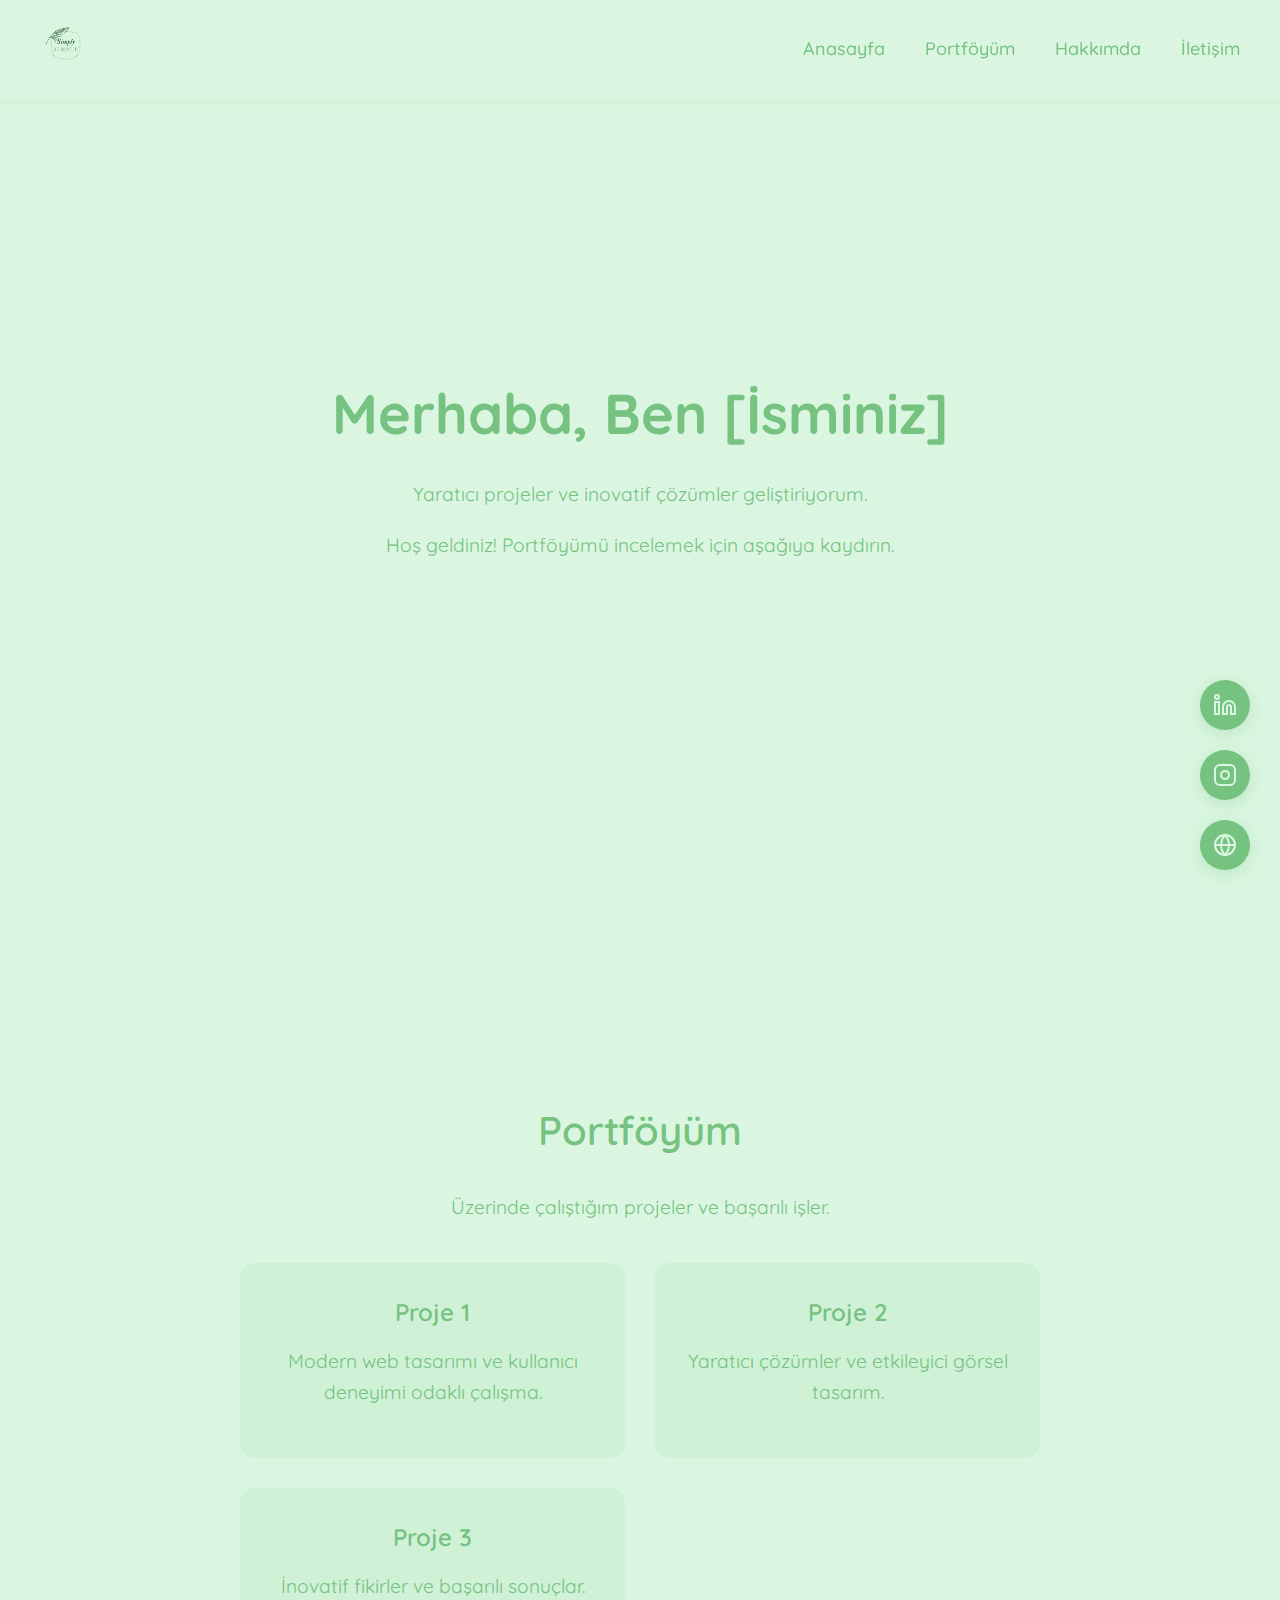
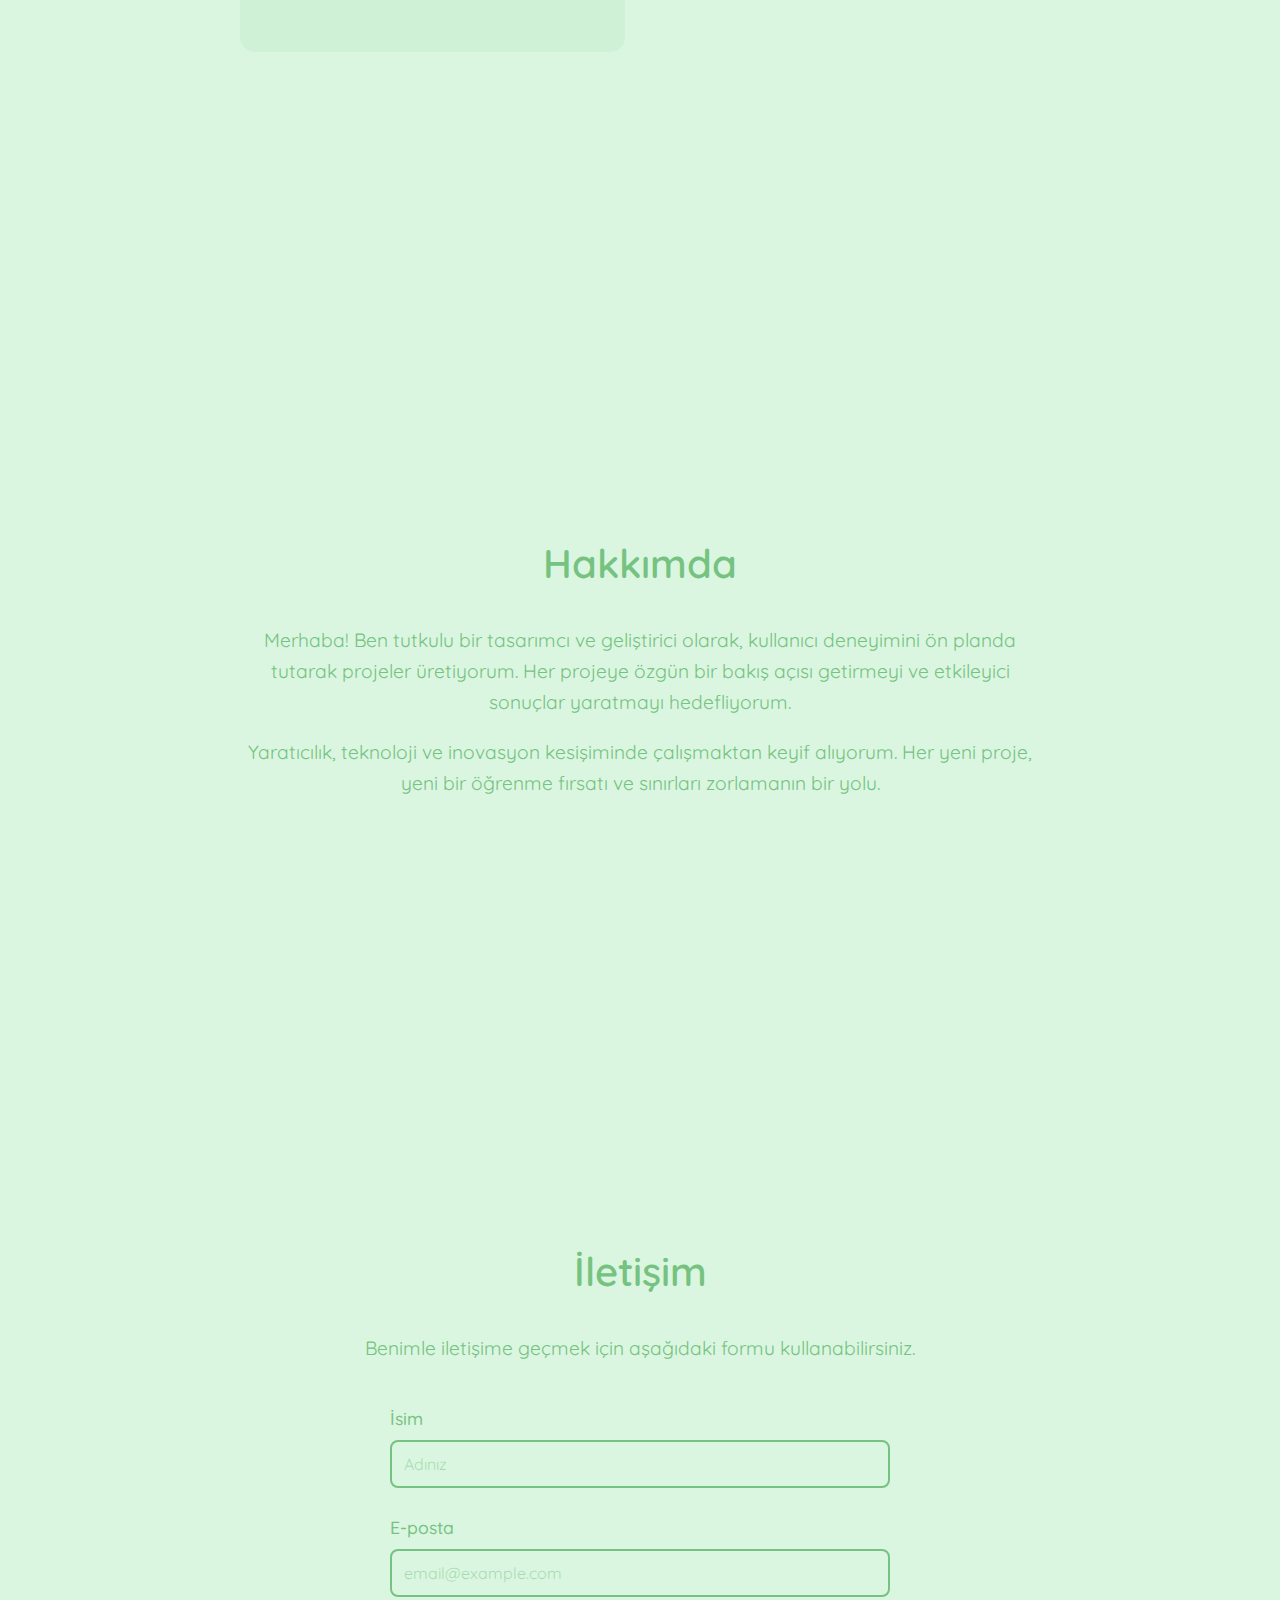
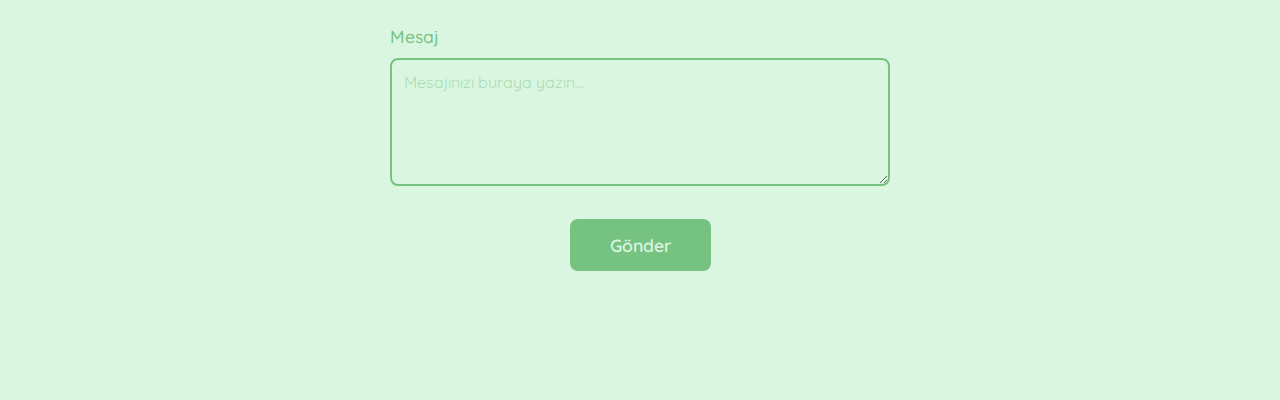
<file: index.html>
<!DOCTYPE html>
<html lang="tr">
<head>
    <meta charset="UTF-8">
    <meta name="viewport" content="width=device-width, initial-scale=1.0">
    <title>Portföyüm</title>
    <link href="https://fonts.googleapis.com/css2?family=Quicksand:wght@300;400;500;600;700&display=swap" rel="stylesheet">
    <style>
        * {
            margin: 0;
            padding: 0;
            box-sizing: border-box;
        }

        body {
            font-family: 'Quicksand', sans-serif;
            background-color: #daf6e0;
            color: #75c281;
            line-height: 1.6;
            overflow-x: hidden;
        }

        nav {
            position: fixed;
            top: 0;
            width: 100%;
            background-color: rgba(218, 246, 224, 0.95);
            padding: 20px 40px;
            z-index: 1000;
            box-shadow: 0 2px 10px rgba(117, 194, 129, 0.1);
            display: flex;
            justify-content: space-between;
            align-items: center;
        }

        .logo {
            flex-shrink: 0;
        }

        .logo img {
            height: 50px;
            width: auto;
            transition: transform 0.3s ease;
        }

        .logo img:hover {
            transform: scale(1.05);
        }

        nav ul {
            list-style: none;
            display: flex;
            justify-content: center;
            gap: 40px;
            margin: 0;
        }

        nav a {
            color: #75c281;
            text-decoration: none;
            font-size: 18px;
            font-weight: 500;
            transition: all 0.3s ease;
            position: relative;
        }

        nav a:hover {
            color: #5da56a;
        }

        nav a::after {
            content: '';
            position: absolute;
            width: 0;
            height: 2px;
            bottom: -5px;
            left: 50%;
            background-color: #75c281;
            transition: all 0.3s ease;
            transform: translateX(-50%);
        }

        nav a:hover::after {
            width: 100%;
        }

        .section {
            min-height: 100vh;
            display: flex;
            align-items: center;
            justify-content: center;
            padding: 100px 20px 50px;
        }

        .container {
            max-width: 800px;
            width: 100%;
            text-align: center;
        }

        h1 {
            font-size: 3.5em;
            font-weight: 700;
            margin-bottom: 20px;
            animation: fadeInUp 1s ease;
        }

        h2 {
            font-size: 2.5em;
            font-weight: 600;
            margin-bottom: 30px;
            animation: fadeInUp 1s ease 0.2s;
            animation-fill-mode: both;
        }

        p {
            font-size: 1.2em;
            font-weight: 400;
            margin-bottom: 20px;
            animation: fadeInUp 1s ease 0.4s;
            animation-fill-mode: both;
        }

        .portfolio-grid {
            display: grid;
            grid-template-columns: repeat(auto-fit, minmax(250px, 1fr));
            gap: 30px;
            margin-top: 40px;
        }

        .portfolio-item {
            background-color: rgba(117, 194, 129, 0.1);
            padding: 30px;
            border-radius: 15px;
            transition: all 0.3s ease;
            cursor: pointer;
        }

        .portfolio-item:hover {
            transform: translateY(-10px);
            background-color: rgba(117, 194, 129, 0.2);
            box-shadow: 0 10px 30px rgba(117, 194, 129, 0.2);
        }

        .portfolio-item h3 {
            font-size: 1.5em;
            margin-bottom: 15px;
            font-weight: 600;
        }

        .contact-form {
            max-width: 500px;
            margin: 40px auto;
        }

        .form-group {
            margin-bottom: 25px;
            text-align: left;
        }

        label {
            display: block;
            margin-bottom: 8px;
            font-weight: 500;
            font-size: 1.1em;
        }

        input, textarea {
            width: 100%;
            padding: 12px;
            border: 2px solid #75c281;
            border-radius: 8px;
            background-color: transparent;
            color: #75c281;
            font-family: 'Quicksand', sans-serif;
            font-size: 1em;
            transition: all 0.3s ease;
        }

        input:focus, textarea:focus {
            outline: none;
            border-color: #5da56a;
            background-color: rgba(117, 194, 129, 0.05);
        }

        input::placeholder, textarea::placeholder {
            color: rgba(117, 194, 129, 0.5);
        }

        button {
            background-color: #75c281;
            color: #daf6e0;
            border: none;
            padding: 15px 40px;
            font-size: 1.1em;
            font-weight: 600;
            border-radius: 8px;
            cursor: pointer;
            transition: all 0.3s ease;
            font-family: 'Quicksand', sans-serif;
        }

        button:hover {
            background-color: #5da56a;
            transform: scale(1.05);
        }

        .social-links {
            position: fixed;
            bottom: 30px;
            right: 30px;
            display: flex;
            flex-direction: column;
            gap: 20px;
            z-index: 1000;
        }

        .social-links a {
            width: 50px;
            height: 50px;
            background-color: #75c281;
            color: #daf6e0;
            border-radius: 50%;
            display: flex;
            align-items: center;
            justify-content: center;
            transition: all 0.3s ease;
            box-shadow: 0 4px 15px rgba(117, 194, 129, 0.3);
        }

        .social-links a:hover {
            background-color: #5da56a;
            transform: translateY(-5px);
            box-shadow: 0 6px 20px rgba(117, 194, 129, 0.4);
        }

        .social-links svg {
            width: 24px;
            height: 24px;
        }

        @keyframes fadeInUp {
            from {
                opacity: 0;
                transform: translateY(30px);
            }
            to {
                opacity: 1;
                transform: translateY(0);
            }
        }

        @media (max-width: 768px) {
            h1 {
                font-size: 2.5em;
            }

            h2 {
                font-size: 2em;
            }

            nav {
                padding: 15px 20px;
            }

            .logo img {
                height: 40px;
            }

            nav ul {
                gap: 15px;
            }

            nav a {
                font-size: 14px;
            }

            .social-links {
                bottom: 20px;
                right: 20px;
                gap: 15px;
            }

            .social-links a {
                width: 45px;
                height: 45px;
            }

            .social-links svg {
                width: 20px;
                height: 20px;
            }
        }
    </style>
</head>
<body>
    <nav>
        <div class="logo">
            <a href="#home">
                <img src="logo.png" alt="Logo" id="logo-img">
            </a>
        </div>
        <ul>
            <li><a href="#home">Anasayfa</a></li>
            <li><a href="#portfolio">Portföyüm</a></li>
            <li><a href="#about">Hakkımda</a></li>
            <li><a href="#contact">İletişim</a></li>
        </ul>
    </nav>

    <div class="social-links">
        <a href="https://www.linkedin.com/in/kullaniciadi" target="_blank" title="LinkedIn">
            <svg width="24" height="24" viewBox="0 0 24 24" fill="none" stroke="currentColor" stroke-width="2">
                <path d="M16 8a6 6 0 0 1 6 6v7h-4v-7a2 2 0 0 0-2-2 2 2 0 0 0-2 2v7h-4v-7a6 6 0 0 1 6-6z"></path>
                <rect x="2" y="9" width="4" height="12"></rect>
                <circle cx="4" cy="4" r="2"></circle>
            </svg>
        </a>
        <a href="https://www.instagram.com/kullaniciadi" target="_blank" title="Instagram">
            <svg width="24" height="24" viewBox="0 0 24 24" fill="none" stroke="currentColor" stroke-width="2">
                <rect x="2" y="2" width="20" height="20" rx="5" ry="5"></rect>
                <path d="M16 11.37A4 4 0 1 1 12.63 8 4 4 0 0 1 16 11.37z"></path>
                <line x1="17.5" y1="6.5" x2="17.51" y2="6.5"></line>
            </svg>
        </a>
        <a href="https://www.websitem.com" target="_blank" title="Web Sitesi">
            <svg width="24" height="24" viewBox="0 0 24 24" fill="none" stroke="currentColor" stroke-width="2">
                <circle cx="12" cy="12" r="10"></circle>
                <line x1="2" y1="12" x2="22" y2="12"></line>
                <path d="M12 2a15.3 15.3 0 0 1 4 10 15.3 15.3 0 0 1-4 10 15.3 15.3 0 0 1-4-10 15.3 15.3 0 0 1 4-10z"></path>
            </svg>
        </a>
    </div>

    <section id="home" class="section">
        <div class="container">
            <h1>Merhaba, Ben [İsminiz]</h1>
            <p>Yaratıcı projeler ve inovatif çözümler geliştiriyorum.</p>
            <p>Hoş geldiniz! Portföyümü incelemek için aşağıya kaydırın.</p>
        </div>
    </section>

    <section id="portfolio" class="section">
        <div class="container">
            <h2>Portföyüm</h2>
            <p>Üzerinde çalıştığım projeler ve başarılı işler.</p>
            
            <div class="portfolio-grid">
                <div class="portfolio-item">
                    <h3>Proje 1</h3>
                    <p>Modern web tasarımı ve kullanıcı deneyimi odaklı çalışma.</p>
                </div>
                <div class="portfolio-item">
                    <h3>Proje 2</h3>
                    <p>Yaratıcı çözümler ve etkileyici görsel tasarım.</p>
                </div>
                <div class="portfolio-item">
                    <h3>Proje 3</h3>
                    <p>İnovatif fikirler ve başarılı sonuçlar.</p>
                </div>
            </div>
        </div>
    </section>

    <section id="about" class="section">
        <div class="container">
            <h2>Hakkımda</h2>
            <p>Merhaba! Ben tutkulu bir tasarımcı ve geliştirici olarak, kullanıcı deneyimini ön planda tutarak projeler üretiyorum. Her projeye özgün bir bakış açısı getirmeyi ve etkileyici sonuçlar yaratmayı hedefliyorum.</p>
            <p>Yaratıcılık, teknoloji ve inovasyon kesişiminde çalışmaktan keyif alıyorum. Her yeni proje, yeni bir öğrenme fırsatı ve sınırları zorlamanın bir yolu.</p>
        </div>
    </section>

    <section id="contact" class="section">
        <div class="container">
            <h2>İletişim</h2>
            <p>Benimle iletişime geçmek için aşağıdaki formu kullanabilirsiniz.</p>
            
            <form class="contact-form" onsubmit="handleSubmit(event)">
                <div class="form-group">
                    <label for="name">İsim</label>
                    <input type="text" id="name" name="name" placeholder="Adınız" required>
                </div>
                <div class="form-group">
                    <label for="email">E-posta</label>
                    <input type="email" id="email" name="email" placeholder="email@example.com" required>
                </div>
                <div class="form-group">
                    <label for="message">Mesaj</label>
                    <textarea id="message" name="message" rows="5" placeholder="Mesajınızı buraya yazın..." required></textarea>
                </div>
                <button type="submit">Gönder</button>
            </form>
        </div>
    </section>

    <script>
        // Smooth scrolling
        document.querySelectorAll('a[href^="#"]').forEach(anchor => {
            anchor.addEventListener('click', function (e) {
                e.preventDefault();
                const target = document.querySelector(this.getAttribute('href'));
                target.scrollIntoView({
                    behavior: 'smooth',
                    block: 'start'
                });
            });
        });

        // Form submission
        function handleSubmit(e) {
            e.preventDefault();
            alert('Mesajınız için teşekkürler! En kısa sürede size dönüş yapacağım.');
            e.target.reset();
        }

        // Active menu highlight
        window.addEventListener('scroll', () => {
            const sections = document.querySelectorAll('.section');
            const navLinks = document.querySelectorAll('nav a');
            
            let current = '';
            sections.forEach(section => {
                const sectionTop = section.offsetTop;
                const sectionHeight = section.clientHeight;
                if (scrollY >= sectionTop - 100) {
                    current = section.getAttribute('id');
                }
            });

            navLinks.forEach(link => {
                link.style.color = '#75c281';
                if (link.getAttribute('href').slice(1) === current) {
                    link.style.color = '#5da56a';
                }
            });
        });
    </script>
</body>
</html>
</file>
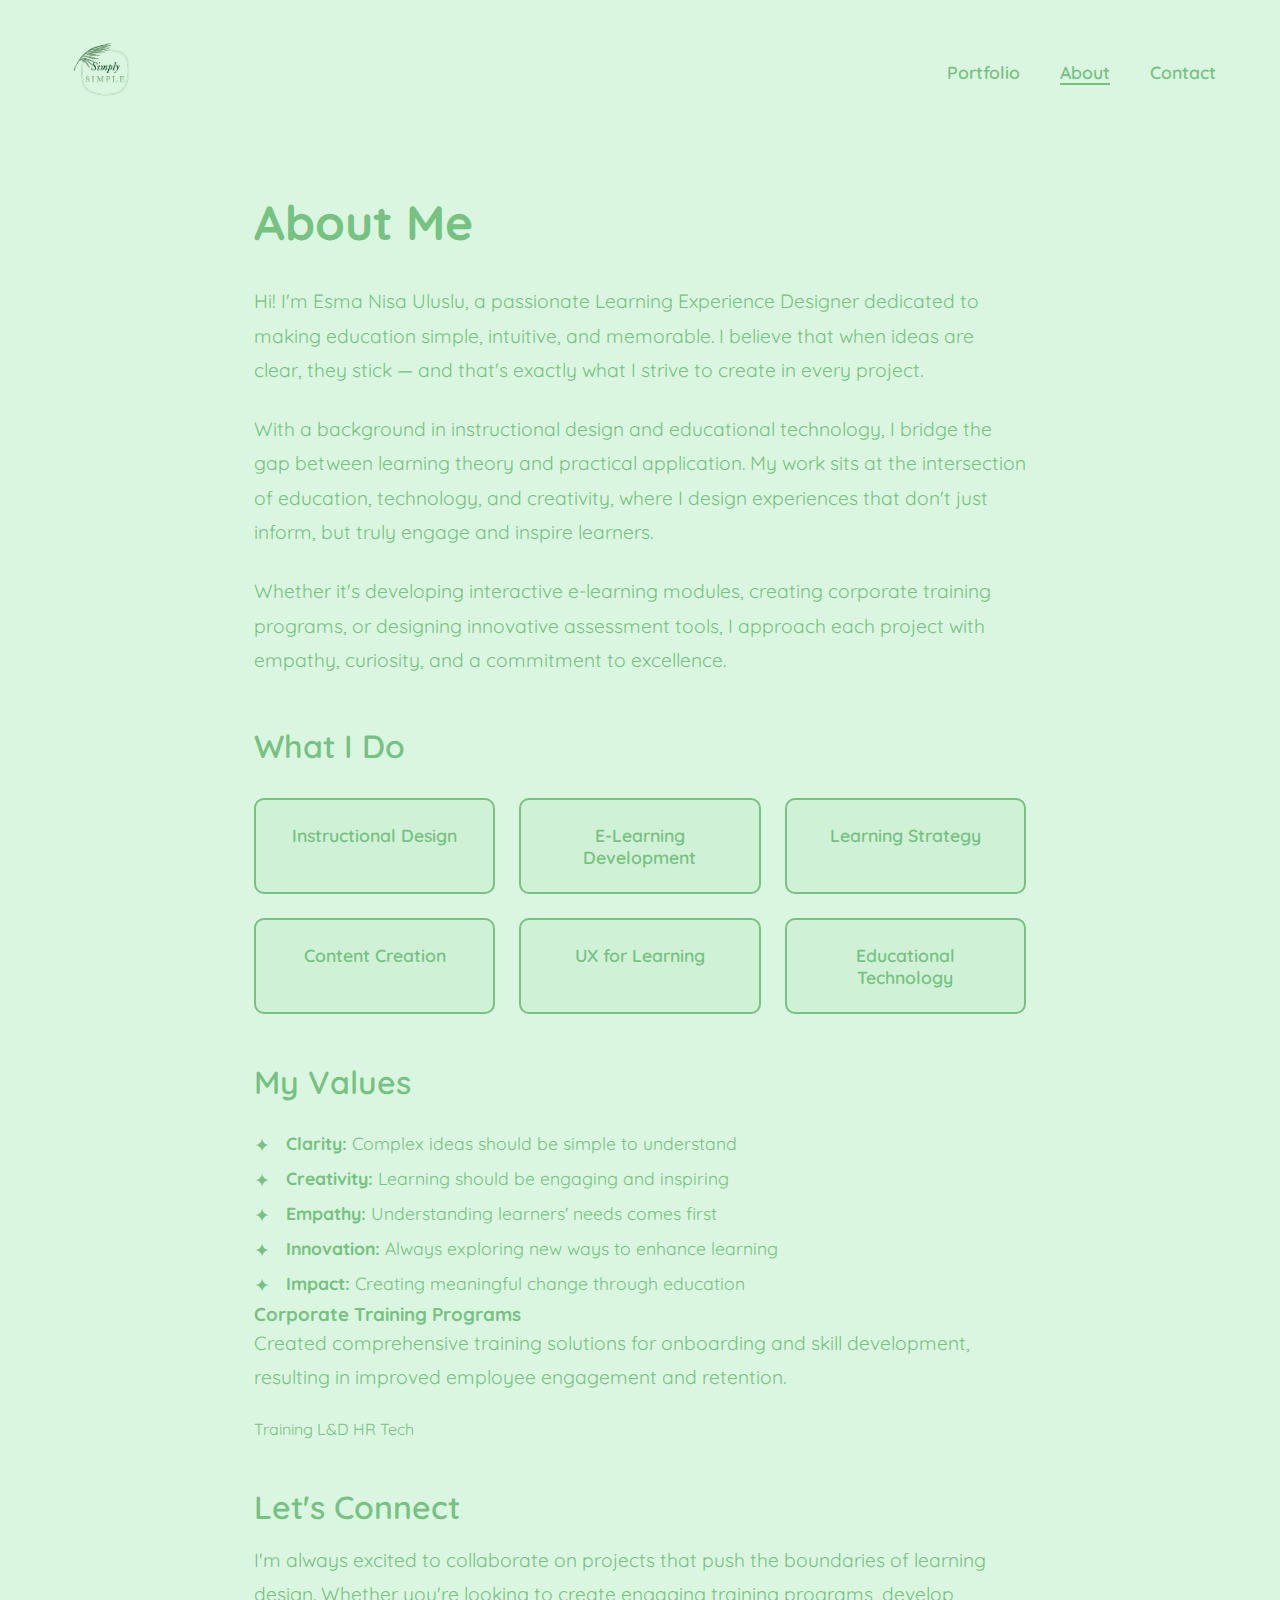
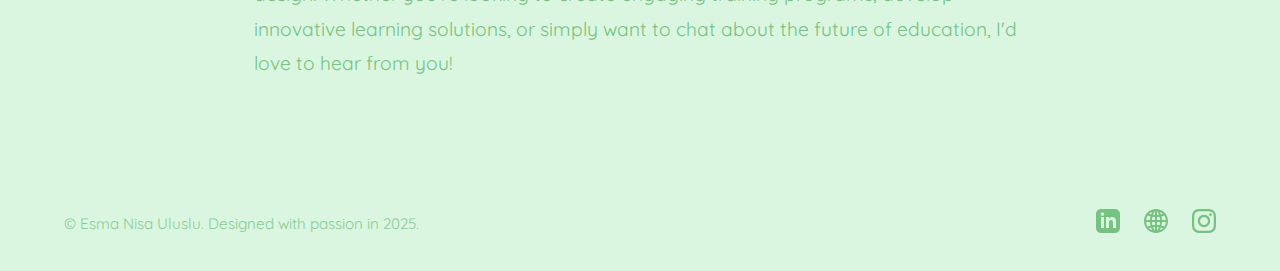
<file: about.html>
<!DOCTYPE html>
<html lang="en">
<head>
    <meta charset="UTF-8">
    <meta name="viewport" content="width=device-width, initial-scale=1.0">
    <title>About - Esma Nisa Uluslu</title>
    <link href="https://fonts.googleapis.com/css2?family=Quicksand:wght@400;500;600;700&display=swap" rel="stylesheet">
    <style>
        * {
            margin: 0;
            padding: 0;
            box-sizing: border-box;
        }

        body {
            font-family: 'Quicksand', sans-serif;
            background-color: #daf6e0;
            color: #75c281;
            min-height: 100vh;
            display: flex;
            flex-direction: column;
        }

        nav {
            display: flex;
            justify-content: space-between;
            align-items: center;
            padding: 2rem 4rem;
            position: relative;
            z-index: 10;
        }

        .logo {
            cursor: pointer;
            transition: transform 0.3s ease;
            width: 80px;
            height: 80px;
        }

        .logo img {
            width: 100%;
            height: 100%;
            object-fit: contain;
        }

        .logo:hover {
            transform: scale(1.05);
        }

        .nav-links {
            display: flex;
            gap: 2.5rem;
            list-style: none;
        }

        .nav-links a {
            color: #75c281;
            text-decoration: none;
            font-size: 1.1rem;
            font-weight: 600;
            transition: opacity 0.3s ease;
        }

        .nav-links a:hover {
            opacity: 0.7;
        }

        .nav-links a.active {
            border-bottom: 2px solid #75c281;
        }

        main {
            flex: 1;
            padding: 3rem 4rem;
            max-width: 900px;
            margin: 0 auto;
            width: 100%;
        }

        h1 {
            font-size: 3rem;
            font-weight: 700;
            color: #75c281;
            margin-bottom: 2rem;
        }

        h2 {
            font-size: 2rem;
            font-weight: 600;
            color: #75c281;
            margin-top: 3rem;
            margin-bottom: 1rem;
        }

        p {
            font-size: 1.2rem;
            line-height: 1.8;
            color: #75c281;
            margin-bottom: 1.5rem;
        }

        .about-section {
            margin-bottom: 3rem;
        }

        .skills-grid {
            display: grid;
            grid-template-columns: repeat(auto-fit, minmax(200px, 1fr));
            gap: 1.5rem;
            margin-top: 2rem;
        }

        .skill-item {
            background: rgba(117, 194, 129, 0.1);
            border: 2px solid #75c281;
            border-radius: 10px;
            padding: 1.5rem;
            text-align: center;
            transition: transform 0.3s ease;
        }

        .skill-item:hover {
            transform: translateY(-5px);
        }

        .skill-item h3 {
            font-size: 1.1rem;
            font-weight: 600;
            color: #75c281;
        }

        .values-list {
            list-style: none;
            margin-top: 1.5rem;
        }

        .values-list li {
            font-size: 1.1rem;
            line-height: 2;
            color: #75c281;
            padding-left: 2rem;
            position: relative;
        }

        .values-list li:before {
            content: "✦";
            position: absolute;
            left: 0;
            color: #75c281;
            font-size: 1.2rem;
        }

        footer {
            padding: 2rem 4rem;
            display: flex;
            justify-content: space-between;
            align-items: center;
        }

        .copyright {
            font-size: 0.95rem;
            color: #75c281;
            opacity: 0.8;
        }

        .social-links {
            display: flex;
            gap: 1.5rem;
        }

        .social-links a {
            color: #75c281;
            font-size: 1.5rem;
            transition: opacity 0.3s ease;
            text-decoration: none;
        }

        .social-links a:hover {
            opacity: 0.7;
        }

        @media (max-width: 768px) {
            nav {
                padding: 1.5rem 2rem;
                flex-direction: column;
                gap: 1.5rem;
            }

            .nav-links {
                gap: 1.5rem;
                flex-wrap: wrap;
                justify-content: center;
            }

            main {
                padding: 2rem;
            }

            h1 {
                font-size: 2rem;
            }

            h2 {
                font-size: 1.5rem;
            }

            p {
                font-size: 1rem;
            }

            .skills-grid {
                grid-template-columns: 1fr;
            }

            footer {
                padding: 1.5rem 2rem;
                flex-direction: column;
                gap: 1rem;
                text-align: center;
            }
        }
    </style>
</head>
<body>
    <nav>
        <div class="logo" onclick="window.location.href='https://esmauluslu.github.io/'">
            <img src="logo.png" alt="Simply Simple Logo">
        </div>
        <ul class="nav-links">
            <li><a href="portfolio.html">Portfolio</a></li>
            <li><a href="about.html" class="active">About</a></li>
            <li><a href="contact.html">Contact</a></li>
        </ul>
    </nav>

    <main>
        <h1>About Me</h1>
        
        <div class="about-section">
            <p>
                Hi! I'm Esma Nisa Uluslu, a passionate Learning Experience Designer dedicated to making education 
                simple, intuitive, and memorable. I believe that when ideas are clear, they stick — and that's 
                exactly what I strive to create in every project.
            </p>
            <p>
                With a background in instructional design and educational technology, I bridge the gap between 
                learning theory and practical application. My work sits at the intersection of education, 
                technology, and creativity, where I design experiences that don't just inform, but truly engage 
                and inspire learners.
            </p>
            <p>
                Whether it's developing interactive e-learning modules, creating corporate training programs, 
                or designing innovative assessment tools, I approach each project with empathy, curiosity, and 
                a commitment to excellence.
            </p>
        </div>

        <h2>What I Do</h2>
        <div class="skills-grid">
            <div class="skill-item">
                <h3>Instructional Design</h3>
            </div>
            <div class="skill-item">
                <h3>E-Learning Development</h3>
            </div>
            <div class="skill-item">
                <h3>Learning Strategy</h3>
            </div>
            <div class="skill-item">
                <h3>Content Creation</h3>
            </div>
            <div class="skill-item">
                <h3>UX for Learning</h3>
            </div>
            <div class="skill-item">
                <h3>Educational Technology</h3>
            </div>
        </div>

        <h2>My Values</h2>
        <ul class="values-list">
            <li><strong>Clarity:</strong> Complex ideas should be simple to understand</li>
            <li><strong>Creativity:</strong> Learning should be engaging and inspiring</li>
            <li><strong>Empathy:</strong> Understanding learners' needs comes first</li>
            <li><strong>Innovation:</strong> Always exploring new ways to enhance learning</li>
            <li><strong>Impact:</strong> Creating meaningful change through education</li>
        </ul>

        
            <div class="project-card">
                <div class="project-content">
                    <h3>Corporate Training Programs</h3>
                    <p>Created comprehensive training solutions for onboarding and skill development, resulting in improved employee engagement and retention.</p>
                    <div class="project-tags">
                        <span class="tag">Training</span>
                        <span class="tag">L&D</span>
                        <span class="tag">HR Tech</span>
                    </div>
                </div>
            </div>

        <div class="about-section">
            <h2>Let's Connect</h2>
            <p>
                I'm always excited to collaborate on projects that push the boundaries of learning design. 
                Whether you're looking to create engaging training programs, develop innovative learning 
                solutions, or simply want to chat about the future of education, I'd love to hear from you!
            </p>
        </div>
    </main>

    <footer>
        <div class="copyright">
            © Esma Nisa Uluslu. Designed with passion in 2025.
        </div>
        <div class="social-links">
            <a href="https://www.linkedin.com/company/digisapienhr/about/?viewAsMember=true" target="_blank" title="LinkedIn">
                <svg width="24" height="24" viewBox="0 0 24 24" fill="currentColor">
                    <path d="M19 0h-14c-2.761 0-5 2.239-5 5v14c0 2.761 2.239 5 5 5h14c2.762 0 5-2.239 5-5v-14c0-2.761-2.238-5-5-5zm-11 19h-3v-11h3v11zm-1.5-12.268c-.966 0-1.75-.79-1.75-1.764s.784-1.764 1.75-1.764 1.75.79 1.75 1.764-.783 1.764-1.75 1.764zm13.5 12.268h-3v-5.604c0-3.368-4-3.113-4 0v5.604h-3v-11h3v1.765c1.396-2.586 7-2.777 7 2.476v6.759z"/>
                </svg>
            </a>
            <a href="https://simplysimplepath.com" target="_blank" title="Website">
                <svg width="24" height="24" viewBox="0 0 24 24" fill="currentColor">
                    <path d="M12 0c-6.627 0-12 5.373-12 12s5.373 12 12 12 12-5.373 12-12-5.373-12-12-12zm1 16.057v-3.057h2.994c-.059 1.143-.212 2.24-.456 3.279-.823-.12-1.674-.188-2.538-.222zm1.957 2.162c-.499 1.33-1.159 2.497-1.957 3.456v-3.62c.666.028 1.319.081 1.957.164zm-1.957-7.219v-3.015c.868-.034 1.721-.103 2.548-.224.238 1.027.389 2.111.446 3.239h-2.994zm0-5.014v-3.661c.806.969 1.471 2.15 1.971 3.496-.642.084-1.3.137-1.971.165zm2.703-3.267c1.237.496 2.354 1.228 3.29 2.146-.642.234-1.311.442-2.019.607-.344-.992-.775-1.91-1.271-2.753zm-7.241 13.56c-.244-1.039-.398-2.136-.456-3.279h2.994v3.057c-.865.034-1.714.102-2.538.222zm2.538 1.776v3.62c-.798-.959-1.458-2.126-1.957-3.456.638-.083 1.291-.136 1.957-.164zm-2.994-7.055c.057-1.128.207-2.212.446-3.239.827.121 1.68.19 2.548.224v3.015h-2.994zm1.024-5.179c.5-1.346 1.165-2.527 1.97-3.496v3.661c-.671-.028-1.329-.081-1.97-.165zm-2.005-.35c-.708-.165-1.377-.373-2.018-.607.937-.918 2.053-1.65 3.29-2.146-.496.844-.927 1.762-1.272 2.753zm-.549 1.918c-.264 1.151-.434 2.36-.492 3.611h-3.933c.165-1.658.739-3.197 1.617-4.518.88.361 1.816.67 2.808.907zm.009 9.262c-.988.236-1.92.542-2.797.9-.89-1.328-1.471-2.879-1.637-4.551h3.934c.058 1.265.231 2.488.5 3.651zm.553 1.917c.342.976.768 1.881 1.257 2.712-1.223-.49-2.326-1.211-3.256-2.115.636-.229 1.299-.435 1.999-.597zm9.924 0c.7.163 1.362.367 1.999.597-.931.903-2.034 1.625-3.257 2.116.489-.832.915-1.737 1.258-2.713zm.553-1.917c.27-1.163.442-2.386.501-3.651h3.934c-.167 1.672-.748 3.223-1.638 4.551-.877-.358-1.81-.664-2.797-.9zm.501-5.651c-.058-1.251-.229-2.46-.492-3.611.992-.237 1.929-.546 2.809-.907.877 1.321 1.451 2.86 1.616 4.518h-3.933z"/>
                </svg>
            </a>
            <a href="https://www.instagram.com/simplysim.ple/" target="_blank" title="Instagram">
                <svg width="24" height="24" viewBox="0 0 24 24" fill="currentColor">
                    <path d="M12 2.163c3.204 0 3.584.012 4.85.07 3.252.148 4.771 1.691 4.919 4.919.058 1.265.069 1.645.069 4.849 0 3.205-.012 3.584-.069 4.849-.149 3.225-1.664 4.771-4.919 4.919-1.266.058-1.644.07-4.85.07-3.204 0-3.584-.012-4.849-.07-3.26-.149-4.771-1.699-4.919-4.92-.058-1.265-.07-1.644-.07-4.849 0-3.204.013-3.583.07-4.849.149-3.227 1.664-4.771 4.919-4.919 1.266-.057 1.645-.069 4.849-.069zm0-2.163c-3.259 0-3.667.014-4.947.072-4.358.2-6.78 2.618-6.98 6.98-.059 1.281-.073 1.689-.073 4.948 0 3.259.014 3.668.072 4.948.2 4.358 2.618 6.78 6.98 6.98 1.281.058 1.689.072 4.948.072 3.259 0 3.668-.014 4.948-.072 4.354-.2 6.782-2.618 6.979-6.98.059-1.28.073-1.689.073-4.948 0-3.259-.014-3.667-.072-4.947-.196-4.354-2.617-6.78-6.979-6.98-1.281-.059-1.69-.073-4.949-.073zm0 5.838c-3.403 0-6.162 2.759-6.162 6.162s2.759 6.163 6.162 6.163 6.162-2.759 6.162-6.163c0-3.403-2.759-6.162-6.162-6.162zm0 10.162c-2.209 0-4-1.79-4-4 0-2.209 1.791-4 4-4s4 1.791 4 4c0 2.21-1.791 4-4 4zm6.406-11.845c-.796 0-1.441.645-1.441 1.44s.645 1.44 1.441 1.44c.795 0 1.439-.645 1.439-1.44s-.644-1.44-1.439-1.44z"/>
                </svg>
            </a>
        </div>
    </footer>
</body>
</html>
</file>
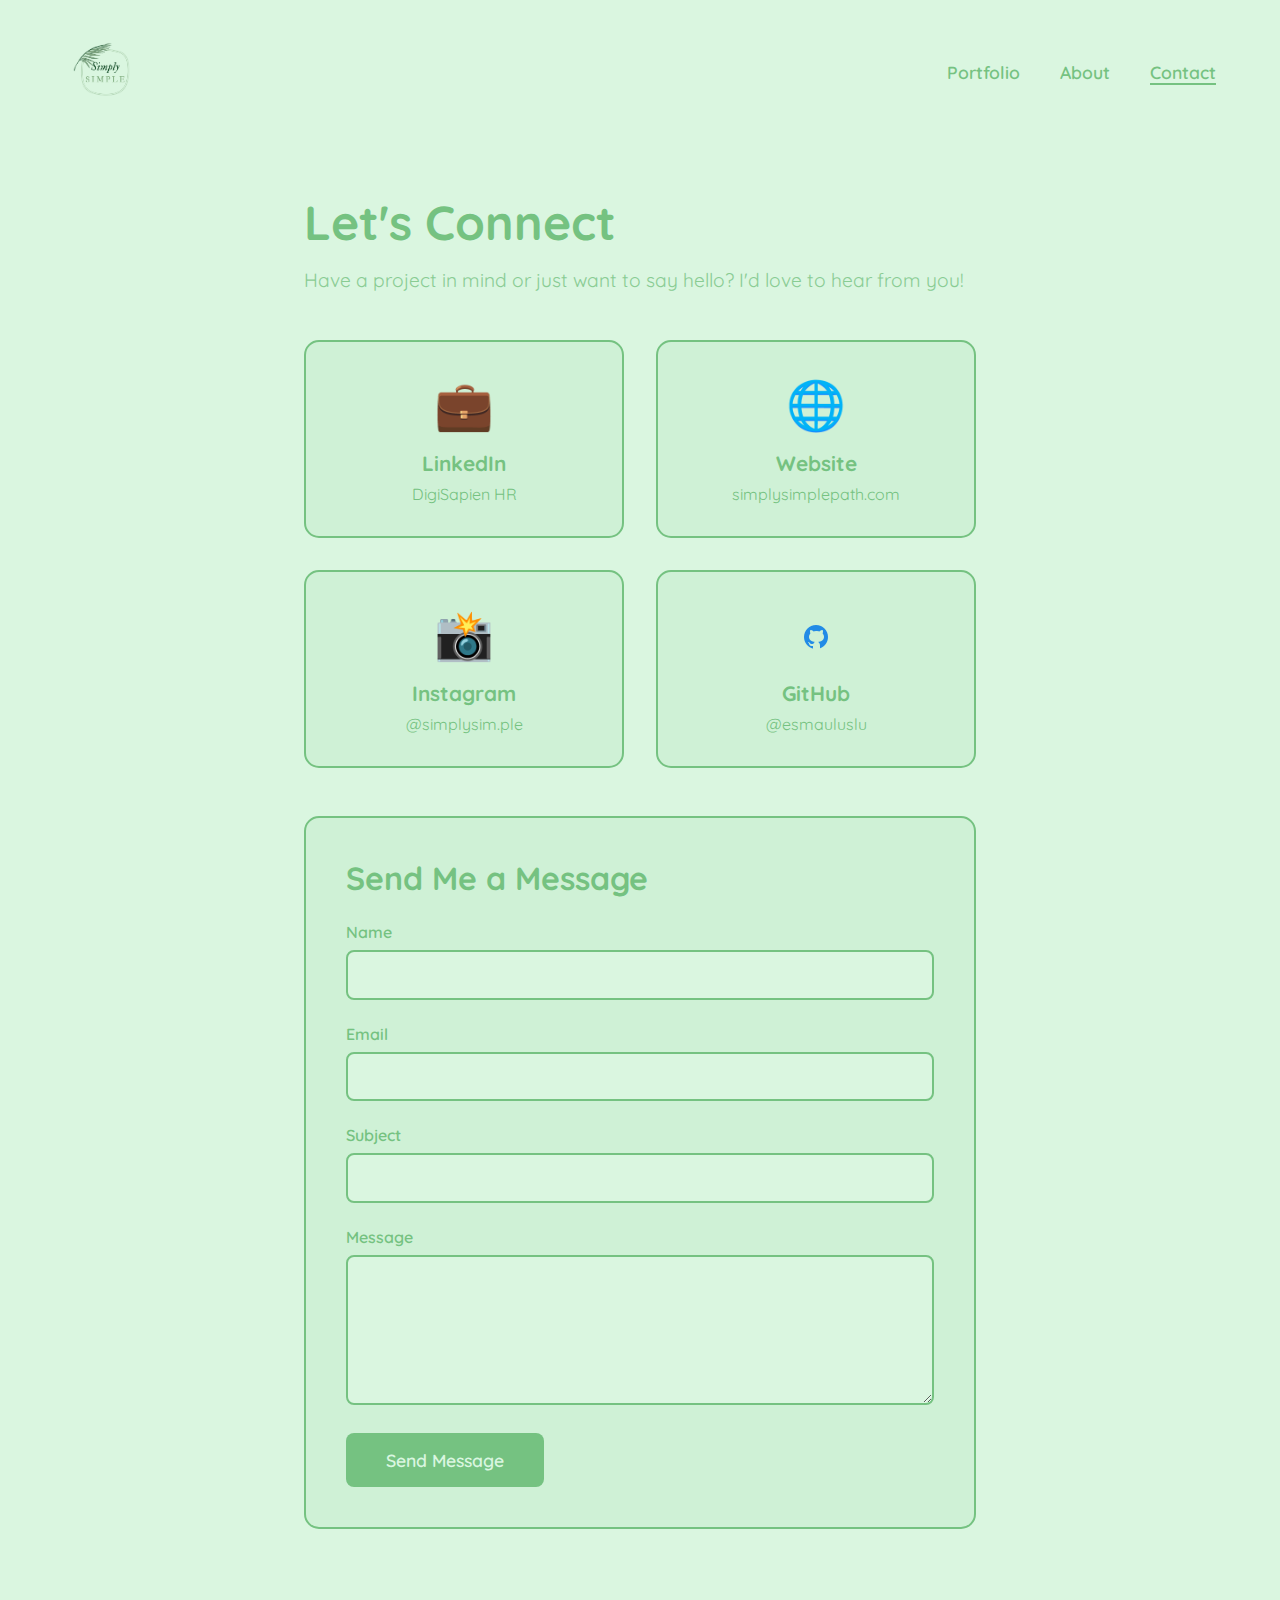
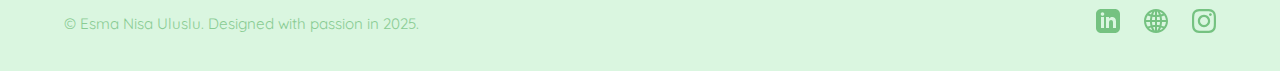
<file: contact.html>
<!DOCTYPE html>
<html lang="en">
<head>
    <meta charset="UTF-8">
    <meta name="viewport" content="width=device-width, initial-scale=1.0">
    <title>Contact - Esma Nisa Uluslu</title>
    <link href="https://fonts.googleapis.com/css2?family=Quicksand:wght@400;500;600;700&display=swap" rel="stylesheet">
    <style>
        * {
            margin: 0;
            padding: 0;
            box-sizing: border-box;
        }

        body {
            font-family: 'Quicksand', sans-serif;
            background-color: #daf6e0;
            color: #75c281;
            min-height: 100vh;
            display: flex;
            flex-direction: column;
        }

        nav {
            display: flex;
            justify-content: space-between;
            align-items: center;
            padding: 2rem 4rem;
            position: relative;
            z-index: 10;
        }

        .logo {
            cursor: pointer;
            transition: transform 0.3s ease;
            width: 80px;
            height: 80px;
        }

        .logo img {
            width: 100%;
            height: 100%;
            object-fit: contain;
        }

        .logo:hover {
            transform: scale(1.05);
        }

        .nav-links {
            display: flex;
            gap: 2.5rem;
            list-style: none;
        }

        .nav-links a {
            color: #75c281;
            text-decoration: none;
            font-size: 1.1rem;
            font-weight: 600;
            transition: opacity 0.3s ease;
        }

        .nav-links a:hover {
            opacity: 0.7;
        }

        .nav-links a.active {
            border-bottom: 2px solid #75c281;
        }

        main {
            flex: 1;
            padding: 3rem 4rem;
            max-width: 800px;
            margin: 0 auto;
            width: 100%;
        }

        h1 {
            font-size: 3rem;
            font-weight: 700;
            color: #75c281;
            margin-bottom: 1rem;
        }

        .subtitle {
            font-size: 1.2rem;
            color: #75c281;
            opacity: 0.8;
            margin-bottom: 3rem;
        }

        .contact-grid {
            display: grid;
            grid-template-columns: repeat(auto-fit, minmax(250px, 1fr));
            gap: 2rem;
            margin-bottom: 3rem;
        }

        .contact-card {
            background: rgba(117, 194, 129, 0.1);
            border: 2px solid #75c281;
            border-radius: 15px;
            padding: 2rem;
            text-align: center;
            transition: transform 0.3s ease, box-shadow 0.3s ease;
        }

        .contact-card:hover {
            transform: translateY(-5px);
            box-shadow: 0 10px 30px rgba(117, 194, 129, 0.2);
        }

        .contact-icon {
            font-size: 3rem;
            margin-bottom: 1rem;
        }

        .contact-card h3 {
            font-size: 1.3rem;
            margin-bottom: 0.5rem;
            color: #75c281;
        }

        .contact-card a {
            color: #75c281;
            text-decoration: none;
            font-size: 1rem;
            transition: opacity 0.3s ease;
        }

        .contact-card a:hover {
            opacity: 0.7;
        }

        .contact-form {
            background: rgba(117, 194, 129, 0.1);
            border: 2px solid #75c281;
            border-radius: 15px;
            padding: 2.5rem;
            margin-top: 2rem;
        }

        .contact-form h2 {
            font-size: 2rem;
            margin-bottom: 1.5rem;
            color: #75c281;
        }

        .form-group {
            margin-bottom: 1.5rem;
        }

        .form-group label {
            display: block;
            margin-bottom: 0.5rem;
            font-weight: 600;
            color: #75c281;
        }

        .form-group input,
        .form-group textarea {
            width: 100%;
            padding: 0.8rem;
            border: 2px solid #75c281;
            border-radius: 8px;
            background: #daf6e0;
            color: #75c281;
            font-family: 'Quicksand', sans-serif;
            font-size: 1rem;
            transition: border-color 0.3s ease;
        }

        .form-group input:focus,
        .form-group textarea:focus {
            outline: none;
            border-color: #5a9d65;
        }

        .form-group textarea {
            resize: vertical;
            min-height: 150px;
        }

        .submit-btn {
            background: #75c281;
            color: #daf6e0;
            padding: 1rem 2.5rem;
            border: none;
            border-radius: 8px;
            font-family: 'Quicksand', sans-serif;
            font-size: 1.1rem;
            font-weight: 600;
            cursor: pointer;
            transition: transform 0.3s ease, opacity 0.3s ease;
        }

        .submit-btn:hover {
            transform: translateY(-2px);
            opacity: 0.9;
        }

        .submit-btn:disabled {
            opacity: 0.6;
            cursor: not-allowed;
            transform: none;
        }

        /* POPUP STYLES */
        .popup-overlay {
            display: none;
            position: fixed;
            top: 0;
            left: 0;
            width: 100%;
            height: 100%;
            background: rgba(0, 0, 0, 0.5);
            z-index: 1000;
            animation: fadeIn 0.3s ease;
        }

        .popup-overlay.show {
            display: flex;
            justify-content: center;
            align-items: center;
        }

        @keyframes fadeIn {
            from { opacity: 0; }
            to { opacity: 1; }
        }

        @keyframes slideIn {
            from { 
                transform: translateY(-50px);
                opacity: 0;
            }
            to { 
                transform: translateY(0);
                opacity: 1;
            }
        }

        .popup-content {
            background: #daf6e0;
            border: 3px solid #75c281;
            border-radius: 20px;
            padding: 3rem;
            max-width: 500px;
            width: 90%;
            position: relative;
            animation: slideIn 0.4s ease;
            box-shadow: 0 20px 60px rgba(117, 194, 129, 0.3);
        }

        .popup-close {
            position: absolute;
            top: 1rem;
            right: 1rem;
            background: #75c281;
            color: #daf6e0;
            border: none;
            width: 35px;
            height: 35px;
            border-radius: 50%;
            font-size: 1.5rem;
            cursor: pointer;
            display: flex;
            align-items: center;
            justify-content: center;
            transition: transform 0.3s ease, opacity 0.3s ease;
            font-weight: 700;
            line-height: 1;
        }

        .popup-close:hover {
            transform: rotate(90deg);
            opacity: 0.8;
        }

        .popup-icon {
            font-size: 4rem;
            text-align: center;
            margin-bottom: 1rem;
        }

        .popup-content h3 {
            font-size: 2rem;
            color: #75c281;
            text-align: center;
            margin-bottom: 1rem;
        }

        .popup-content p {
            font-size: 1.1rem;
            color: #75c281;
            text-align: center;
            line-height: 1.6;
            opacity: 0.9;
        }

        footer {
            padding: 2rem 4rem;
            display: flex;
            justify-content: space-between;
            align-items: center;
        }

        .copyright {
            font-size: 0.95rem;
            color: #75c281;
            opacity: 0.8;
        }

        .social-links {
            display: flex;
            gap: 1.5rem;
        }

        .social-links a {
            color: #75c281;
            font-size: 1.5rem;
            transition: opacity 0.3s ease;
            text-decoration: none;
        }

        .social-links a:hover {
            opacity: 0.7;
        }

        @media (max-width: 768px) {
            nav {
                padding: 1.5rem 2rem;
                flex-direction: column;
                gap: 1.5rem;
            }

            .nav-links {
                gap: 1.5rem;
                flex-wrap: wrap;
                justify-content: center;
            }

            main {
                padding: 2rem;
            }

            h1 {
                font-size: 2rem;
            }

            .contact-grid {
                grid-template-columns: 1fr;
            }

            .popup-content {
                padding: 2rem;
            }

            .popup-content h3 {
                font-size: 1.5rem;
            }

            footer {
                padding: 1.5rem 2rem;
                flex-direction: column;
                gap: 1rem;
                text-align: center;
            }
        }
    </style>
</head>
<body>
    <nav>
        <div class="logo" onclick="window.location.href='https://esmauluslu.github.io/'">
            <img src="logo.png" alt="Simply Simple Logo">
        </div>
        <ul class="nav-links">
            <li><a href="portfolio.html">Portfolio</a></li>
            <li><a href="about.html">About</a></li>
            <li><a href="contact.html" class="active">Contact</a></li>
        </ul>
    </nav>

    <main>
        <h1>Let's Connect</h1>
        <p class="subtitle">Have a project in mind or just want to say hello? I'd love to hear from you!</p>

        <div class="contact-grid">
            <div class="contact-card">
                <div class="contact-icon">💼</div>
                <h3>LinkedIn</h3>
                <a href="https://www.linkedin.com/company/digisapienhr/about/?viewAsMember=true" target="_blank">DigiSapien HR</a>
            </div>

            <div class="contact-card">
                <div class="contact-icon">🌐</div>
                <h3>Website</h3>
                <a href="https://simplysimplepath.com" target="_blank">simplysimplepath.com</a>
            </div>

            <div class="contact-card">
                <div class="contact-icon">📸</div>
                <h3>Instagram</h3>
                <a href="https://www.instagram.com/simplysim.ple/" target="_blank">@simplysim.ple</a>
            </div>

            <div class="contact-card">
                <div class="contact-icon"><img src="github-icon.png" alt="GitHub Icon">
                </div>
                <h3>GitHub</h3>
                <a href="https://github.com/esmauluslu/" target="_blank">@esmauluslu</a>
            </div>
        </div>

        <div class="contact-form">
            <h2>Send Me a Message</h2>
            <form id="contactForm" action="https://formspree.io/f/mdkyzjrg" method="POST">
                
                <div class="form-group">
                    <label for="name">Name</label>
                    <input type="text" id="name" name="name" required>
                </div>
                
                <div class="form-group">
                    <label for="email">Email</label>
                    <input type="email" id="email" name="_replyto" required>
                </div>
                
                <div class="form-group">
                    <label for="subject">Subject</label>
                    <input type="text" id="subject" name="_subject" required>
                </div>
                
                <div class="form-group">
                    <label for="message">Message</label>
                    <textarea id="message" name="message" required></textarea>
                </div>
                
                <!-- Spam koruması -->
                <input type="text" name="_gotcha" style="display:none">
                
                <button type="submit" class="submit-btn" id="submitBtn">Send Message</button>
            </form>
        </div>
    </main>

    <!-- SUCCESS POPUP -->
    <div class="popup-overlay" id="successPopup">
        <div class="popup-content">
            <button class="popup-close" onclick="closePopup()">×</button>
            <div class="popup-icon">✨</div>
            <h3>Thank You!</h3>
            <p>Your message has been sent to Esma successfully. I'll get back to you soon! 🌿</p>
        </div>
    </div>

    <footer>
        <div class="copyright">
            © Esma Nisa Uluslu. Designed with passion in 2025.
        </div>
        <div class="social-links">
            <a href="https://www.linkedin.com/company/digisapienhr/about/?viewAsMember=true" target="_blank" title="LinkedIn">
                <svg width="24" height="24" viewBox="0 0 24 24" fill="currentColor">
                    <path d="M19 0h-14c-2.761 0-5 2.239-5 5v14c0 2.761 2.239 5 5 5h14c2.762 0 5-2.239 5-5v-14c0-2.761-2.238-5-5-5zm-11 19h-3v-11h3v11zm-1.5-12.268c-.966 0-1.75-.79-1.75-1.764s.784-1.764 1.75-1.764 1.75.79 1.75 1.764-.783 1.764-1.75 1.764zm13.5 12.268h-3v-5.604c0-3.368-4-3.113-4 0v5.604h-3v-11h3v1.765c1.396-2.586 7-2.777 7 2.476v6.759z"/>
                </svg>
            </a>
            <a href="https://simplysimplepath.com" target="_blank" title="Website">
                <svg width="24" height="24" viewBox="0 0 24 24" fill="currentColor">
                    <path d="M12 0c-6.627 0-12 5.373-12 12s5.373 12 12 12 12-5.373 12-12-5.373-12-12-12zm1 16.057v-3.057h2.994c-.059 1.143-.212 2.24-.456 3.279-.823-.12-1.674-.188-2.538-.222zm1.957 2.162c-.499 1.33-1.159 2.497-1.957 3.456v-3.62c.666.028 1.319.081 1.957.164zm-1.957-7.219v-3.015c.868-.034 1.721-.103 2.548-.224.238 1.027.389 2.111.446 3.239h-2.994zm0-5.014v-3.661c.806.969 1.471 2.15 1.971 3.496-.642.084-1.3.137-1.971.165zm2.703-3.267c1.237.496 2.354 1.228 3.29 2.146-.642.234-1.311.442-2.019.607-.344-.992-.775-1.91-1.271-2.753zm-7.241 13.56c-.244-1.039-.398-2.136-.456-3.279h2.994v3.057c-.865.034-1.714.102-2.538.222zm2.538 1.776v3.62c-.798-.959-1.458-2.126-1.957-3.456.638-.083 1.291-.136 1.957-.164zm-2.994-7.055c.057-1.128.207-2.212.446-3.239.827.121 1.68.19 2.548.224v3.015h-2.994zm1.024-5.179c.5-1.346 1.165-2.527 1.97-3.496v3.661c-.671-.028-1.329-.081-1.97-.165zm-2.005-.35c-.708-.165-1.377-.373-2.018-.607.937-.918 2.053-1.65 3.29-2.146-.496.844-.927 1.762-1.272 2.753zm-.549 1.918c-.264 1.151-.434 2.36-.492 3.611h-3.933c.165-1.658.739-3.197 1.617-4.518.88.361 1.816.67 2.808.907zm.009 9.262c-.988.236-1.92.542-2.797.9-.89-1.328-1.471-2.879-1.637-4.551h3.934c.058 1.265.231 2.488.5 3.651zm.553 1.917c.342.976.768 1.881 1.257 2.712-1.223-.49-2.326-1.211-3.256-2.115.636-.229 1.299-.435 1.999-.597zm9.924 0c.7.163 1.362.367 1.999.597-.931.903-2.034 1.625-3.257 2.116.489-.832.915-1.737 1.258-2.713zm.553-1.917c.27-1.163.442-2.386.501-3.651h3.934c-.167 1.672-.748 3.223-1.638 4.551-.877-.358-1.81-.664-2.797-.9zm.501-5.651c-.058-1.251-.229-2.46-.492-3.611.992-.237 1.929-.546 2.809-.907.877 1.321 1.451 2.86 1.616 4.518h-3.933z"/>
                </svg>
            </a>
            <a href="https://www.instagram.com/simplysim.ple/" target="_blank" title="Instagram">
                <svg width="24" height="24" viewBox="0 0 24 24" fill="currentColor">
                    <path d="M12 2.163c3.204 0 3.584.012 4.85.07 3.252.148 4.771 1.691 4.919 4.919.058 1.265.069 1.645.069 4.849 0 3.205-.012 3.584-.069 4.849-.149 3.225-1.664 4.771-4.919 4.919-1.266.058-1.644.07-4.85.07-3.204 0-3.584-.012-4.849-.07-3.26-.149-4.771-1.699-4.919-4.92-.058-1.265-.07-1.644-.07-4.849 0-3.204.013-3.583.07-4.849.149-3.227 1.664-4.771 4.919-4.919 1.266-.057 1.645-.069 4.849-.069zm0-2.163c-3.259 0-3.667.014-4.947.072-4.358.2-6.78 2.618-6.98 6.98-.059 1.281-.073 1.689-.073 4.948 0 3.259.014 3.668.072 4.948.2 4.358 2.618 6.78 6.98 6.98 1.281.058 1.689.072 4.948.072 3.259 0 3.668-.014 4.948-.072 4.354-.2 6.782-2.618 6.979-6.98.059-1.28.073-1.689.073-4.948 0-3.259-.014-3.667-.072-4.947-.196-4.354-2.617-6.78-6.979-6.98-1.281-.059-1.69-.073-4.949-.073zm0 5.838c-3.403 0-6.162 2.759-6.162 6.162s2.759 6.163 6.162 6.163 6.162-2.759 6.162-6.163c0-3.403-2.759-6.162-6.162-6.162zm0 10.162c-2.209 0-4-1.79-4-4 0-2.209 1.791-4 4-4s4 1.791 4 4c0 2.21-1.791 4-4 4zm6.406-11.845c-.796 0-1.441.645-1.441 1.44s.645 1.44 1.441 1.44c.795 0 1.439-.645 1.439-1.44s-.644-1.44-1.439-1.44z"/>
                </svg>
            </a>
        </div>
    </footer>

    <script>
        // Form gönderildiğinde popup'ı göster
        document.getElementById('contactForm').addEventListener('submit', function(e) {
            e.preventDefault();
            
            const form = this;
            const submitBtn = document.getElementById('submitBtn');
            
            // Butonu devre dışı bırak
            submitBtn.disabled = true;
            submitBtn.textContent = 'Sending...';
            
            // Formspree'ye gönder
            fetch(form.action, {
                method: 'POST',
                body: new FormData(form),
                headers: {
                    'Accept': 'application/json'
                }
            }).then(response => {
                if (response.ok) {
                    // Başarılı - popup'ı göster
                    document.getElementById('successPopup').classList.add('show');
                    form.reset();
                } else {
                    alert('Oops! There was a problem submitting your form. Please try again or contact via LinkedIn.');
                }
                // Butonu tekrar aktif et
                submitBtn.disabled = false;
                submitBtn.textContent = 'Send Message';
            }).catch(error => {
                alert('Oops! There was a problem submitting your form. Please try again or contact via LinkedIn.');
                submitBtn.disabled = false;
                submitBtn.textContent = 'Send Message';
            });
        });

        // Popup'ı kapat
        function closePopup() {
            document.getElementById('successPopup').classList.remove('show');
        }

        // Overlay'e tıklandığında da popup'ı kapat
        document.getElementById('successPopup').addEventListener('click', function(e) {
            if (e.target === this) {
                closePopup();
            }
        });

        // ESC tuşu ile popup'ı kapat
        document.addEventListener('keydown', function(e) {
            if (e.key === 'Escape') {
                closePopup();
            }
        });
    </script>
</body>
</html>
</file>
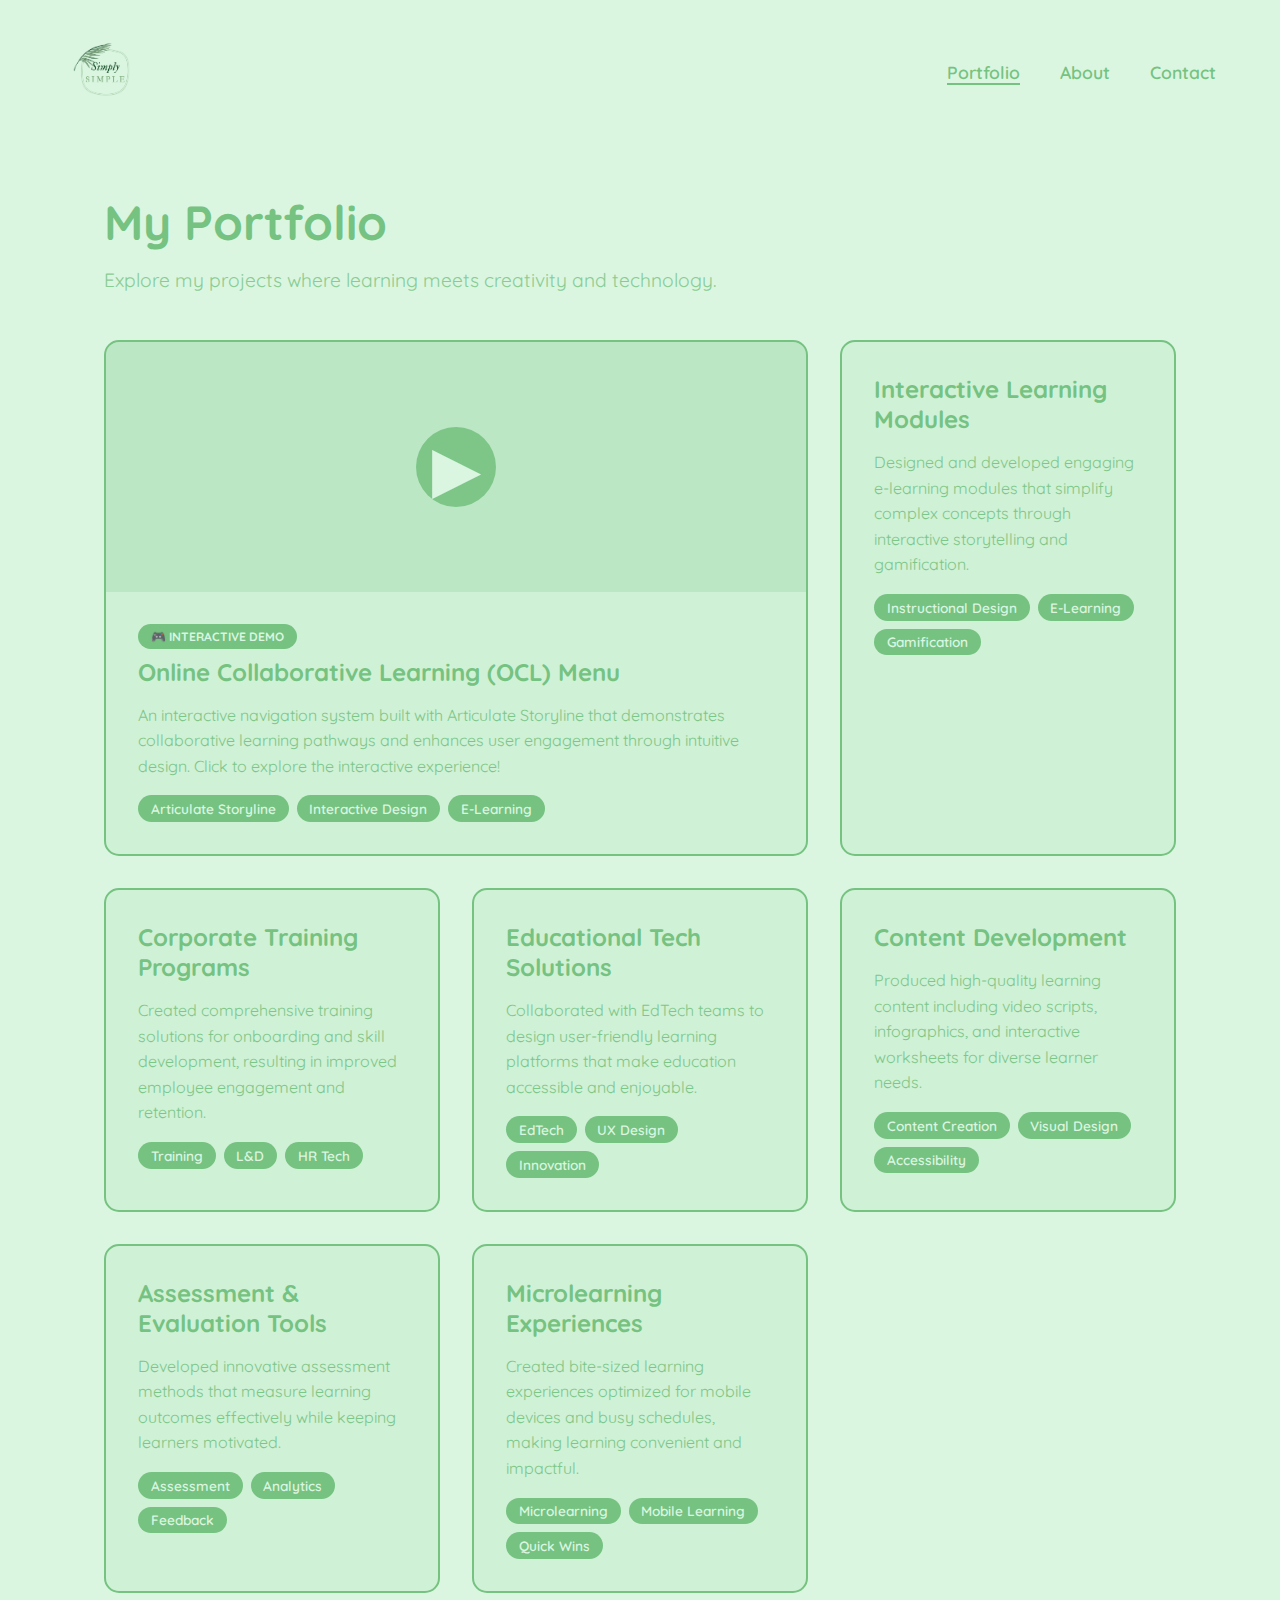
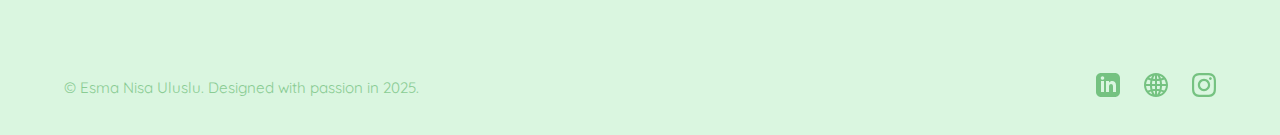
<file: portfolio_with_ocl.html>
<!DOCTYPE html>
<html lang="en">
<head>
    <meta charset="UTF-8">
    <meta name="viewport" content="width=device-width, initial-scale=1.0">
    <title>Portfolio - Esma Nisa Uluslu</title>
    <link href="https://fonts.googleapis.com/css2?family=Quicksand:wght@400;500;600;700&display=swap" rel="stylesheet">
    <style>
        * {
            margin: 0;
            padding: 0;
            box-sizing: border-box;
        }

        body {
            font-family: 'Quicksand', sans-serif;
            background-color: #daf6e0;
            color: #75c281;
            min-height: 100vh;
            display: flex;
            flex-direction: column;
        }

        nav {
            display: flex;
            justify-content: space-between;
            align-items: center;
            padding: 2rem 4rem;
            position: relative;
            z-index: 10;
        }

        .logo {
            cursor: pointer;
            transition: transform 0.3s ease;
            width: 80px;
            height: 80px;
        }

        .logo img {
            width: 100%;
            height: 100%;
            object-fit: contain;
        }

        .logo:hover {
            transform: scale(1.05);
        }

        .nav-links {
            display: flex;
            gap: 2.5rem;
            list-style: none;
        }

        .nav-links a {
            color: #75c281;
            text-decoration: none;
            font-size: 1.1rem;
            font-weight: 600;
            transition: opacity 0.3s ease;
        }

        .nav-links a:hover {
            opacity: 0.7;
        }

        .nav-links a.active {
            border-bottom: 2px solid #75c281;
        }

        main {
            flex: 1;
            padding: 3rem 4rem;
            max-width: 1200px;
            margin: 0 auto;
            width: 100%;
        }

        h1 {
            font-size: 3rem;
            font-weight: 700;
            color: #75c281;
            margin-bottom: 1rem;
        }

        .subtitle {
            font-size: 1.2rem;
            color: #75c281;
            opacity: 0.8;
            margin-bottom: 3rem;
        }

        .portfolio-grid {
            display: grid;
            grid-template-columns: repeat(auto-fit, minmax(300px, 1fr));
            gap: 2rem;
            margin-top: 2rem;
        }

        .project-card {
            background: rgba(117, 194, 129, 0.1);
            border: 2px solid #75c281;
            border-radius: 15px;
            padding: 0;
            overflow: hidden;
            transition: transform 0.3s ease, box-shadow 0.3s ease;
            cursor: pointer;
            text-decoration: none;
            display: block;
            color: inherit;
        }

        .project-card:hover {
            transform: translateY(-5px);
            box-shadow: 0 10px 30px rgba(117, 194, 129, 0.2);
        }

        .project-card.featured {
            grid-column: span 2;
        }

        .project-preview {
            width: 100%;
            height: 250px;
            background: rgba(117, 194, 129, 0.2);
            display: flex;
            align-items: center;
            justify-content: center;
            position: relative;
            overflow: hidden;
        }

        .project-preview img {
            width: 100%;
            height: 100%;
            object-fit: cover;
        }

        .project-preview .play-icon {
            position: absolute;
            font-size: 4rem;
            background: rgba(117, 194, 129, 0.9);
            color: #daf6e0;
            width: 80px;
            height: 80px;
            border-radius: 50%;
            display: flex;
            align-items: center;
            justify-content: center;
            transition: transform 0.3s ease;
        }

        .project-card:hover .play-icon {
            transform: scale(1.1);
        }

        .project-content {
            padding: 2rem;
        }

        .project-card h3 {
            font-size: 1.5rem;
            margin-bottom: 1rem;
            color: #75c281;
        }

        .project-card p {
            font-size: 1rem;
            line-height: 1.6;
            color: #75c281;
            opacity: 0.9;
        }

        .project-tags {
            display: flex;
            gap: 0.5rem;
            flex-wrap: wrap;
            margin-top: 1rem;
        }

        .tag {
            background: #75c281;
            color: #daf6e0;
            padding: 0.3rem 0.8rem;
            border-radius: 20px;
            font-size: 0.85rem;
            font-weight: 600;
        }

        .project-badge {
            display: inline-block;
            background: #75c281;
            color: #daf6e0;
            padding: 0.3rem 0.8rem;
            border-radius: 20px;
            font-size: 0.75rem;
            font-weight: 700;
            margin-bottom: 0.5rem;
            text-transform: uppercase;
        }

        footer {
            padding: 2rem 4rem;
            display: flex;
            justify-content: space-between;
            align-items: center;
        }

        .copyright {
            font-size: 0.95rem;
            color: #75c281;
            opacity: 0.8;
        }

        .social-links {
            display: flex;
            gap: 1.5rem;
        }

        .social-links a {
            color: #75c281;
            font-size: 1.5rem;
            transition: opacity 0.3s ease;
            text-decoration: none;
        }

        .social-links a:hover {
            opacity: 0.7;
        }

        @media (max-width: 768px) {
            nav {
                padding: 1.5rem 2rem;
                flex-direction: column;
                gap: 1.5rem;
            }

            .nav-links {
                gap: 1.5rem;
                flex-wrap: wrap;
                justify-content: center;
            }

            main {
                padding: 2rem;
            }

            h1 {
                font-size: 2rem;
            }

            .portfolio-grid {
                grid-template-columns: 1fr;
            }

            .project-card.featured {
                grid-column: span 1;
            }

            footer {
                padding: 1.5rem 2rem;
                flex-direction: column;
                gap: 1rem;
                text-align: center;
            }
        }
    </style>
</head>
<body>
    <nav>
        <div class="logo" onclick="window.location.href='https://simplysimple96.github.io/'">
            <img src="logo.png" alt="Simply Simple Logo">
        </div>
        <ul class="nav-links">
            <li><a href="portfolio.html" class="active">Portfolio</a></li>
            <li><a href="about.html">About</a></li>
            <li><a href="contact.html">Contact</a></li>
        </ul>
    </nav>

    <main>
        <h1>My Portfolio</h1>
        <p class="subtitle">Explore my projects where learning meets creativity and technology.</p>

        <div class="portfolio-grid">
            <!-- OCL Menu Project - Featured Interactive Storyline -->
            <a href="ocl-menu/story.html" target="_blank" class="project-card featured">
                <div class="project-preview">
                    <div class="play-icon">▶</div>
                </div>
                <div class="project-content">
                    <span class="project-badge">🎮 Interactive Demo</span>
                    <h3>Online Collaborative Learning (OCL) Menu</h3>
                    <p>An interactive navigation system built with Articulate Storyline that demonstrates collaborative learning pathways and enhances user engagement through intuitive design. Click to explore the interactive experience!</p>
                    <div class="project-tags">
                        <span class="tag">Articulate Storyline</span>
                        <span class="tag">Interactive Design</span>
                        <span class="tag">E-Learning</span>
                    </div>
                </div>
            </a>

            <div class="project-card">
                <div class="project-content">
                    <h3>Interactive Learning Modules</h3>
                    <p>Designed and developed engaging e-learning modules that simplify complex concepts through interactive storytelling and gamification.</p>
                    <div class="project-tags">
                        <span class="tag">Instructional Design</span>
                        <span class="tag">E-Learning</span>
                        <span class="tag">Gamification</span>
                    </div>
                </div>
            </div>

            <div class="project-card">
                <div class="project-content">
                    <h3>Corporate Training Programs</h3>
                    <p>Created comprehensive training solutions for onboarding and skill development, resulting in improved employee engagement and retention.</p>
                    <div class="project-tags">
                        <span class="tag">Training</span>
                        <span class="tag">L&D</span>
                        <span class="tag">HR Tech</span>
                    </div>
                </div>
            </div>

            <div class="project-card">
                <div class="project-content">
                    <h3>Educational Tech Solutions</h3>
                    <p>Collaborated with EdTech teams to design user-friendly learning platforms that make education accessible and enjoyable.</p>
                    <div class="project-tags">
                        <span class="tag">EdTech</span>
                        <span class="tag">UX Design</span>
                        <span class="tag">Innovation</span>
                    </div>
                </div>
            </div>

            <div class="project-card">
                <div class="project-content">
                    <h3>Content Development</h3>
                    <p>Produced high-quality learning content including video scripts, infographics, and interactive worksheets for diverse learner needs.</p>
                    <div class="project-tags">
                        <span class="tag">Content Creation</span>
                        <span class="tag">Visual Design</span>
                        <span class="tag">Accessibility</span>
                    </div>
                </div>
            </div>

            <div class="project-card">
                <div class="project-content">
                    <h3>Assessment & Evaluation Tools</h3>
                    <p>Developed innovative assessment methods that measure learning outcomes effectively while keeping learners motivated.</p>
                    <div class="project-tags">
                        <span class="tag">Assessment</span>
                        <span class="tag">Analytics</span>
                        <span class="tag">Feedback</span>
                    </div>
                </div>
            </div>

            <div class="project-card">
                <div class="project-content">
                    <h3>Microlearning Experiences</h3>
                    <p>Created bite-sized learning experiences optimized for mobile devices and busy schedules, making learning convenient and impactful.</p>
                    <div class="project-tags">
                        <span class="tag">Microlearning</span>
                        <span class="tag">Mobile Learning</span>
                        <span class="tag">Quick Wins</span>
                    </div>
                </div>
            </div>
        </div>
    </main>

    <footer>
        <div class="copyright">
            © Esma Nisa Uluslu. Designed with passion in 2025.
        </div>
        <div class="social-links">
            <a href="https://www.linkedin.com/company/digisapienhr/about/?viewAsMember=true" target="_blank" title="LinkedIn">
                <svg width="24" height="24" viewBox="0 0 24 24" fill="currentColor">
                    <path d="M19 0h-14c-2.761 0-5 2.239-5 5v14c0 2.761 2.239 5 5 5h14c2.762 0 5-2.239 5-5v-14c0-2.761-2.238-5-5-5zm-11 19h-3v-11h3v11zm-1.5-12.268c-.966 0-1.75-.79-1.75-1.764s.784-1.764 1.75-1.764 1.75.79 1.75 1.764-.783 1.764-1.75 1.764zm13.5 12.268h-3v-5.604c0-3.368-4-3.113-4 0v5.604h-3v-11h3v1.765c1.396-2.586 7-2.777 7 2.476v6.759z"/>
                </svg>
            </a>
            <a href="https://simplysimplepath.com" target="_blank" title="Website">
                <svg width="24" height="24" viewBox="0 0 24 24" fill="currentColor">
                    <path d="M12 0c-6.627 0-12 5.373-12 12s5.373 12 12 12 12-5.373 12-12-5.373-12-12-12zm1 16.057v-3.057h2.994c-.059 1.143-.212 2.24-.456 3.279-.823-.12-1.674-.188-2.538-.222zm1.957 2.162c-.499 1.33-1.159 2.497-1.957 3.456v-3.62c.666.028 1.319.081 1.957.164zm-1.957-7.219v-3.015c.868-.034 1.721-.103 2.548-.224.238 1.027.389 2.111.446 3.239h-2.994zm0-5.014v-3.661c.806.969 1.471 2.15 1.971 3.496-.642.084-1.3.137-1.971.165zm2.703-3.267c1.237.496 2.354 1.228 3.29 2.146-.642.234-1.311.442-2.019.607-.344-.992-.775-1.91-1.271-2.753zm-7.241 13.56c-.244-1.039-.398-2.136-.456-3.279h2.994v3.057c-.865.034-1.714.102-2.538.222zm2.538 1.776v3.62c-.798-.959-1.458-2.126-1.957-3.456.638-.083 1.291-.136 1.957-.164zm-2.994-7.055c.057-1.128.207-2.212.446-3.239.827.121 1.68.19 2.548.224v3.015h-2.994zm1.024-5.179c.5-1.346 1.165-2.527 1.97-3.496v3.661c-.671-.028-1.329-.081-1.97-.165zm-2.005-.35c-.708-.165-1.377-.373-2.018-.607.937-.918 2.053-1.65 3.29-2.146-.496.844-.927 1.762-1.272 2.753zm-.549 1.918c-.264 1.151-.434 2.36-.492 3.611h-3.933c.165-1.658.739-3.197 1.617-4.518.88.361 1.816.67 2.808.907zm.009 9.262c-.988.236-1.92.542-2.797.9-.89-1.328-1.471-2.879-1.637-4.551h3.934c.058 1.265.231 2.488.5 3.651zm.553 1.917c.342.976.768 1.881 1.257 2.712-1.223-.49-2.326-1.211-3.256-2.115.636-.229 1.299-.435 1.999-.597zm9.924 0c.7.163 1.362.367 1.999.597-.931.903-2.034 1.625-3.257 2.116.489-.832.915-1.737 1.258-2.713zm.553-1.917c.27-1.163.442-2.386.501-3.651h3.934c-.167 1.672-.748 3.223-1.638 4.551-.877-.358-1.81-.664-2.797-.9zm.501-5.651c-.058-1.251-.229-2.46-.492-3.611.992-.237 1.929-.546 2.809-.907.877 1.321 1.451 2.86 1.616 4.518h-3.933z"/>
                </svg>
            </a>
            <a href="https://www.instagram.com/simplysim.ple/" target="_blank" title="Instagram">
                <svg width="24" height="24" viewBox="0 0 24 24" fill="currentColor">
                    <path d="M12 2.163c3.204 0 3.584.012 4.85.07 3.252.148 4.771 1.691 4.919 4.919.058 1.265.069 1.645.069 4.849 0 3.205-.012 3.584-.069 4.849-.149 3.225-1.664 4.771-4.919 4.919-1.266.058-1.644.07-4.85.07-3.204 0-3.584-.012-4.849-.07-3.26-.149-4.771-1.699-4.919-4.92-.058-1.265-.07-1.644-.07-4.849 0-3.204.013-3.583.07-4.849.149-3.227 1.664-4.771 4.919-4.919 1.266-.057 1.645-.069 4.849-.069zm0-2.163c-3.259 0-3.667.014-4.947.072-4.358.2-6.78 2.618-6.98 6.98-.059 1.281-.073 1.689-.073 4.948 0 3.259.014 3.668.072 4.948.2 4.358 2.618 6.78 6.98 6.98 1.281.058 1.689.072 4.948.072 3.259 0 3.668-.014 4.948-.072 4.354-.2 6.782-2.618 6.979-6.98.059-1.28.073-1.689.073-4.948 0-3.259-.014-3.667-.072-4.947-.196-4.354-2.617-6.78-6.979-6.98-1.281-.059-1.69-.073-4.949-.073zm0 5.838c-3.403 0-6.162 2.759-6.162 6.162s2.759 6.163 6.162 6.163 6.162-2.759 6.162-6.163c0-3.403-2.759-6.162-6.162-6.162zm0 10.162c-2.209 0-4-1.79-4-4 0-2.209 1.791-4 4-4s4 1.791 4 4c0 2.21-1.791 4-4 4zm6.406-11.845c-.796 0-1.441.645-1.441 1.44s.645 1.44 1.441 1.44c.795 0 1.439-.645 1.439-1.44s-.644-1.44-1.439-1.44z"/>
                </svg>
            </a>
        </div>
    </footer>
</body>
</html>
</file>
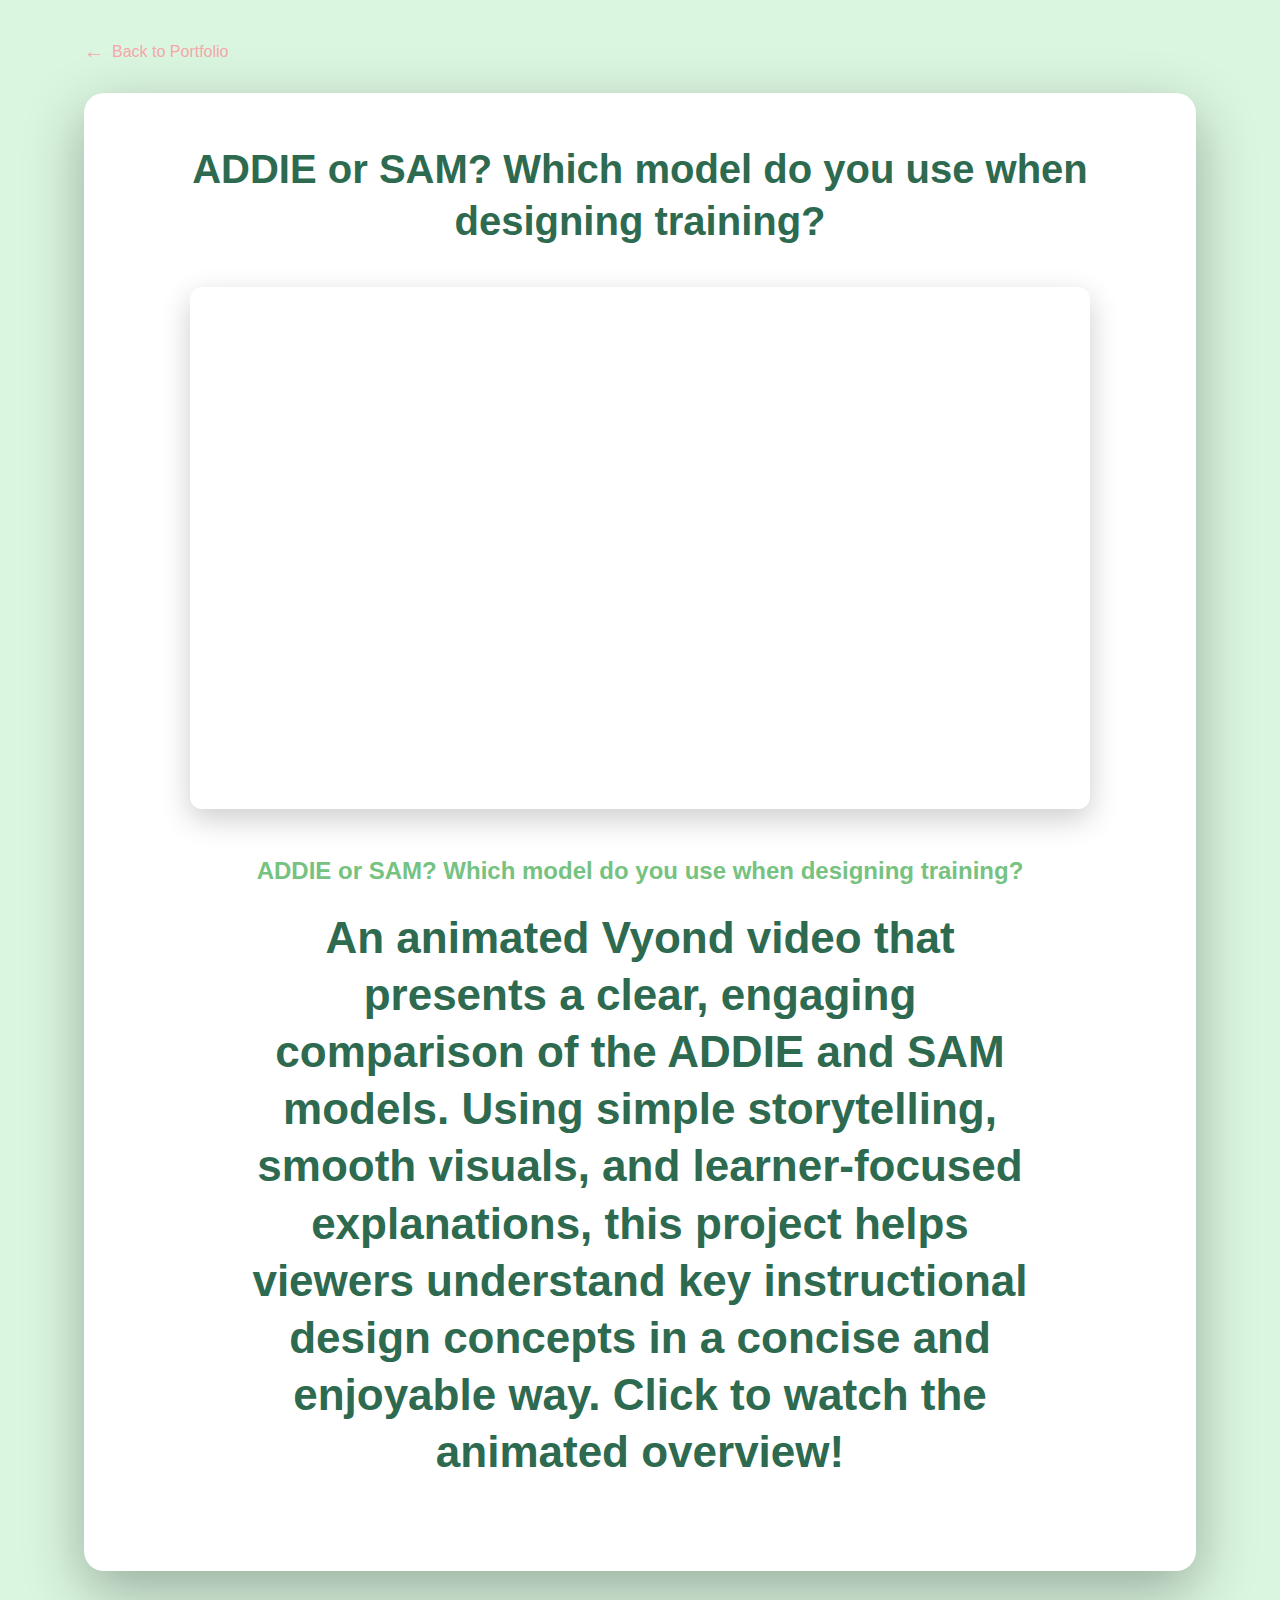
<file: addieorsam/youtube-video-page1.html>
<!DOCTYPE html>
<html lang="tr">
<head>
    <meta charset="UTF-8">
    <meta name="viewport" content="width=device-width, initial-scale=1.0">
    <title>ADDIE or SAM? Which model do you use when designing training? - My Portfolio</title>
    <style>
        * {
            margin: 0;
            padding: 0;
            box-sizing: border-box;
        }

        body {
            font-family: -apple-system, BlinkMacSystemFont, 'Segoe UI', Roboto, Oxygen, Ubuntu, Cantarell, sans-serif;
            background: #daf6e0;
            min-height: 100vh;
            display: flex;
            flex-direction: column;
            color: #333;
        }

        .container {
            max-width: 1200px;
            width: 90%;
            margin: 0 auto;
            padding: 40px 20px;
            flex: 1;
            display: flex;
            flex-direction: column;
        }

        .back-button {
            display: inline-flex;
            align-items: center;
            gap: 8px;
            color: #f7a7a9;
            text-decoration: none;
            font-size: 16px;
            margin-bottom: 30px;
            transition: transform 0.2s;
        }

        .back-button:hover {
            transform: translateX(-5px);
        }

        .back-button::before {
            content: "←";
            font-size: 20px;
        }

        .content-wrapper {
            background: white;
            border-radius: 20px;
            padding: 50px 40px;
            box-shadow: 0 20px 60px rgba(0, 0, 0, 0.3);
            flex: 1;
            display: flex;
            flex-direction: column;
        }

        h1 {
            text-align: center;
            color: #2d6a4f;
            font-size: 2.5em;
            margin-bottom: 40px;
            font-weight: 700;
            line-height: 1.3;
        }
        
        h3 {
            font-size: 1.5rem;
            margin-bottom: 1rem;
            color: #75c281;
        }  
        
        .video-container {
            flex: 1;
            display: flex;
            align-items: center;
            justify-content: center;
            margin-bottom: 40px;
        }

        .video-wrapper {
            position: relative;
            width: 100%;
            max-width: 900px;
            padding-bottom: 50.625%; /* 16:9 aspect ratio */
            border-radius: 12px;
            overflow: hidden;
            box-shadow: 0 10px 30px rgba(0, 0, 0, 0.2);
        }

        .video-wrapper iframe {
            position: absolute;
            top: 0;
            left: 0;
            width: 100%;
            height: 100%;
            border: none;
        }

        .description {
            text-align: center;
            max-width: 800px;
            margin: 0 auto;
            line-height: 1.8;
            font-size: 1.1em;
            color: #555;
        }

        .description p {
            margin-bottom: 15px;
        }

        .description strong {
            color: #2d6a4f;
        }

        @media (max-width: 768px) {
            .content-wrapper {
                padding: 30px 20px;
            }

            h1 {
                font-size: 1.8em;
                margin-bottom: 30px;
            }

            .description {
                font-size: 1em;
            }
        }

        @media (max-width: 480px) {
            h1 {
                font-size: 1.5em;
            }

            .video-wrapper {
                padding-bottom: 56.25%;
            }
        }
    </style>
</head>
<body>
    <div class="container">
        <a href="/portfolio" class="back-button">Back to Portfolio</a>
        
        <div class="content-wrapper">
            <h1>ADDIE or SAM? Which model do you use when designing training?</h1>
            
            <div class="video-container">
                <div class="video-wrapper">
                    <iframe 
                        src="https://www.youtube.com/embed/vnSyit00JSI" 
                        allow="accelerometer; autoplay; clipboard-write; encrypted-media; gyroscope; picture-in-picture" 
                        allowfullscreen>
                    </iframe>
                </div>
            </div>
            
            <div class="description">
<h3>ADDIE or SAM? Which model do you use when designing training?</h3>
        <h1>An animated Vyond video that presents a clear, engaging comparison of the ADDIE and SAM models. Using simple storytelling, smooth visuals, and learner-focused explanations, this project helps viewers understand key instructional design concepts in a concise and enjoyable way. Click to watch the animated overview!</h1>
            </div>
        </div>
    </div>
</body>
</html>
</file>
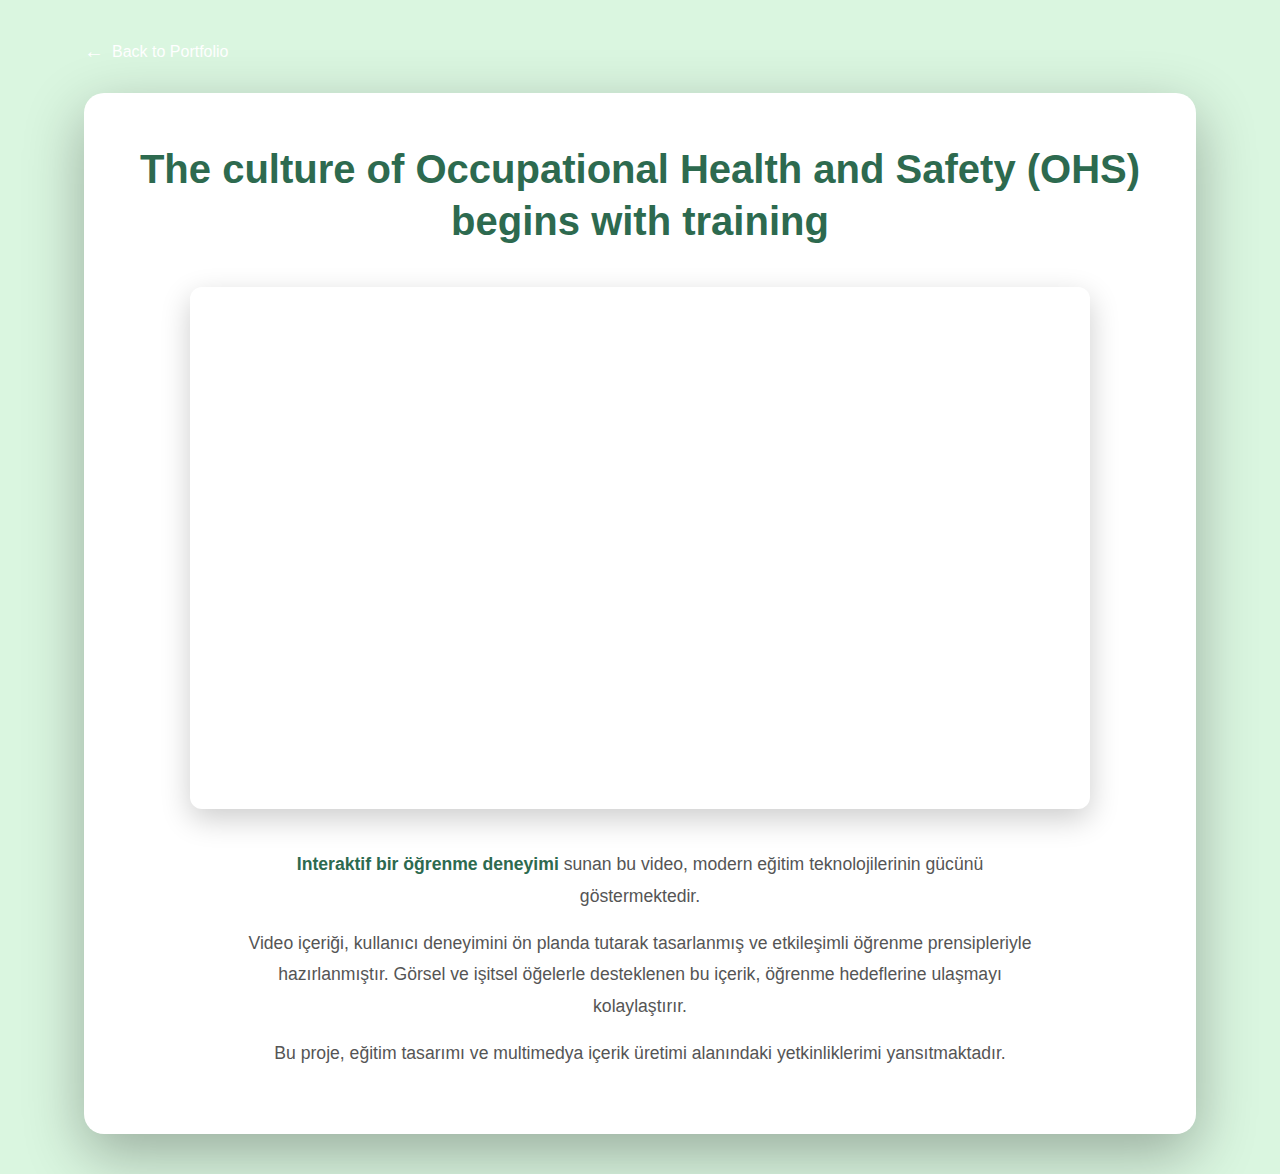
<file: trainingvideo2/youtube-video-page2.html>
<!DOCTYPE html>
<html lang="tr">
<head>
    <meta charset="UTF-8">
    <meta name="viewport" content="width=device-width, initial-scale=1.0">
    <title>The culture of Occupational Health and Safety (OHS) begins with training - My Portfolio</title>
    <style>
        * {
            margin: 0;
            padding: 0;
            box-sizing: border-box;
        }

        body {
            font-family: -apple-system, BlinkMacSystemFont, 'Segoe UI', Roboto, Oxygen, Ubuntu, Cantarell, sans-serif;
            background: #daf6e0;
            min-height: 100vh;
            display: flex;
            flex-direction: column;
            color: #333;
        }

        .container {
            max-width: 1200px;
            width: 90%;
            margin: 0 auto;
            padding: 40px 20px;
            flex: 1;
            display: flex;
            flex-direction: column;
        }

        .back-button {
            display: inline-flex;
            align-items: center;
            gap: 8px;
            color: white;
            text-decoration: none;
            font-size: 16px;
            margin-bottom: 30px;
            transition: transform 0.2s;
        }

        .back-button:hover {
            transform: translateX(-5px);
        }

        .back-button::before {
            content: "←";
            font-size: 20px;
        }

        .content-wrapper {
            background: white;
            border-radius: 20px;
            padding: 50px 40px;
            box-shadow: 0 20px 60px rgba(0, 0, 0, 0.3);
            flex: 1;
            display: flex;
            flex-direction: column;
        }

        h1 {
            text-align: center;
            color: #2d6a4f;
            font-size: 2.5em;
            margin-bottom: 40px;
            font-weight: 700;
            line-height: 1.3;
        }

        .video-container {
            flex: 1;
            display: flex;
            align-items: center;
            justify-content: center;
            margin-bottom: 40px;
        }

        .video-wrapper {
            position: relative;
            width: 100%;
            max-width: 900px;
            padding-bottom: 50.625%; /* 16:9 aspect ratio */
            border-radius: 12px;
            overflow: hidden;
            box-shadow: 0 10px 30px rgba(0, 0, 0, 0.2);
        }

        .video-wrapper iframe {
            position: absolute;
            top: 0;
            left: 0;
            width: 100%;
            height: 100%;
            border: none;
        }

        .description {
            text-align: center;
            max-width: 800px;
            margin: 0 auto;
            line-height: 1.8;
            font-size: 1.1em;
            color: #555;
        }

        .description p {
            margin-bottom: 15px;
        }

        .description strong {
            color: #2d6a4f;
        }

        @media (max-width: 768px) {
            .content-wrapper {
                padding: 30px 20px;
            }

            h1 {
                font-size: 1.8em;
                margin-bottom: 30px;
            }

            .description {
                font-size: 1em;
            }
        }

        @media (max-width: 480px) {
            h1 {
                font-size: 1.5em;
            }

            .video-wrapper {
                padding-bottom: 56.25%;
            }
        }
    </style>
</head>
<body>
    <div class="container">
        <a href="../index.html" class="back-button">Back to Portfolio</a>
        
        <div class="content-wrapper">
            <h1>The culture of Occupational Health and Safety (OHS) begins with training</h1>
            
            <div class="video-container">
                <div class="video-wrapper">
                    <iframe 
                        src="https://www.youtube.com/embed/dNu3-9ewoh0" 
                        allow="accelerometer; autoplay; clipboard-write; encrypted-media; gyroscope; picture-in-picture" 
                        allowfullscreen>
                    </iframe>
                </div>
            </div>
            
            <div class="description">
                <p>
                    <strong>Interaktif bir öğrenme deneyimi</strong> sunan bu video, modern eğitim teknolojilerinin gücünü göstermektedir.
                </p>
                <p>
                    Video içeriği, kullanıcı deneyimini ön planda tutarak tasarlanmış ve etkileşimli öğrenme prensipleriyle hazırlanmıştır. 
                    Görsel ve işitsel öğelerle desteklenen bu içerik, öğrenme hedeflerine ulaşmayı kolaylaştırır.
                </p>
                <p>
                    Bu proje, eğitim tasarımı ve multimedya içerik üretimi alanındaki yetkinliklerimi yansıtmaktadır.
                </p>
            </div>
        </div>
    </div>
</body>
</html>
</file>
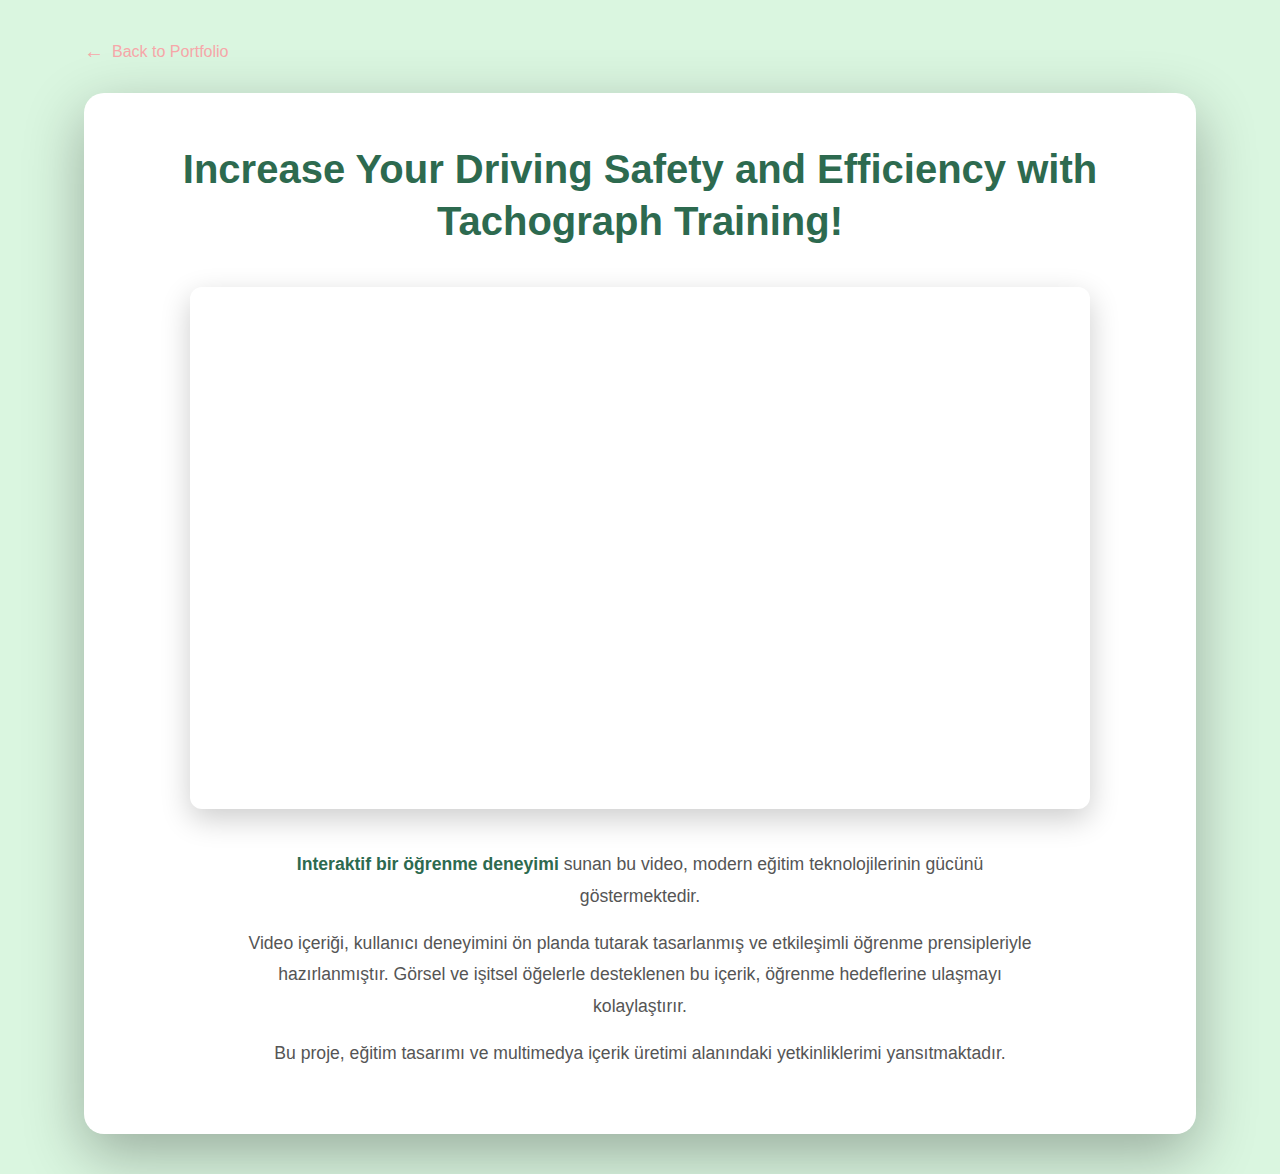
<file: trainingvideo3/youtube-video-page3.html>
<!DOCTYPE html>
<html lang="tr">
<head>
    <meta charset="UTF-8">
    <meta name="viewport" content="width=device-width, initial-scale=1.0">
    <title>Increase Your Driving Safety and Efficiency with Tachograph Training! - My Portfolio</title>
    <style>
        * {
            margin: 0;
            padding: 0;
            box-sizing: border-box;
        }

        body {
            font-family: -apple-system, BlinkMacSystemFont, 'Segoe UI', Roboto, Oxygen, Ubuntu, Cantarell, sans-serif;
            background: #daf6e0;
            min-height: 100vh;
            display: flex;
            flex-direction: column;
            color: #333;
        }

        .container {
            max-width: 1200px;
            width: 90%;
            margin: 0 auto;
            padding: 40px 20px;
            flex: 1;
            display: flex;
            flex-direction: column;
        }

        .back-button {
            display: inline-flex;
            align-items: center;
            gap: 8px;
            color: #f7a7a9;
            text-decoration: none;
            font-size: 16px;
            margin-bottom: 30px;
            transition: transform 0.2s;
        }

        .back-button:hover {
            transform: translateX(-5px);
        }

        .back-button::before {
            content: "←";
            font-size: 20px;
        }

        .content-wrapper {
            background: white;
            border-radius: 20px;
            padding: 50px 40px;
            box-shadow: 0 20px 60px rgba(0, 0, 0, 0.3);
            flex: 1;
            display: flex;
            flex-direction: column;
        }

        h1 {
            text-align: center;
            color: #2d6a4f;
            font-size: 2.5em;
            margin-bottom: 40px;
            font-weight: 700;
            line-height: 1.3;
        }

        .video-container {
            flex: 1;
            display: flex;
            align-items: center;
            justify-content: center;
            margin-bottom: 40px;
        }

        .video-wrapper {
            position: relative;
            width: 100%;
            max-width: 900px;
            padding-bottom: 50.625%; /* 16:9 aspect ratio */
            border-radius: 12px;
            overflow: hidden;
            box-shadow: 0 10px 30px rgba(0, 0, 0, 0.2);
        }

        .video-wrapper iframe {
            position: absolute;
            top: 0;
            left: 0;
            width: 100%;
            height: 100%;
            border: none;
        }

        .description {
            text-align: center;
            max-width: 800px;
            margin: 0 auto;
            line-height: 1.8;
            font-size: 1.1em;
            color: #555;
        }

        .description p {
            margin-bottom: 15px;
        }

        .description strong {
            color: #2d6a4f;
        }

        @media (max-width: 768px) {
            .content-wrapper {
                padding: 30px 20px;
            }

            h1 {
                font-size: 1.8em;
                margin-bottom: 30px;
            }

            .description {
                font-size: 1em;
            }
        }

        @media (max-width: 480px) {
            h1 {
                font-size: 1.5em;
            }

            .video-wrapper {
                padding-bottom: 56.25%;
            }
        }
    </style>
</head>
<body>
    <div class="container">
        <a href="/portfolio/index.html" class="back-button">Back to Portfolio</a>
        
        <div class="content-wrapper">
            <h1>Increase Your Driving Safety and Efficiency with Tachograph Training!</h1>
            
            <div class="video-container">
                <div class="video-wrapper">
                    <iframe 
                        src="https://www.youtube.com/embed/IbNRyLD0YW0" 
                        allow="accelerometer; autoplay; clipboard-write; encrypted-media; gyroscope; picture-in-picture" 
                        allowfullscreen>
                    </iframe>
                </div>
            </div>
            
            <div class="description">
                <p>
                    <strong>Interaktif bir öğrenme deneyimi</strong> sunan bu video, modern eğitim teknolojilerinin gücünü göstermektedir.
                </p>
                <p>
                    Video içeriği, kullanıcı deneyimini ön planda tutarak tasarlanmış ve etkileşimli öğrenme prensipleriyle hazırlanmıştır. 
                    Görsel ve işitsel öğelerle desteklenen bu içerik, öğrenme hedeflerine ulaşmayı kolaylaştırır.
                </p>
                <p>
                    Bu proje, eğitim tasarımı ve multimedya içerik üretimi alanındaki yetkinliklerimi yansıtmaktadır.
                </p>
            </div>
        </div>
    </div>
</body>
</html>
</file>
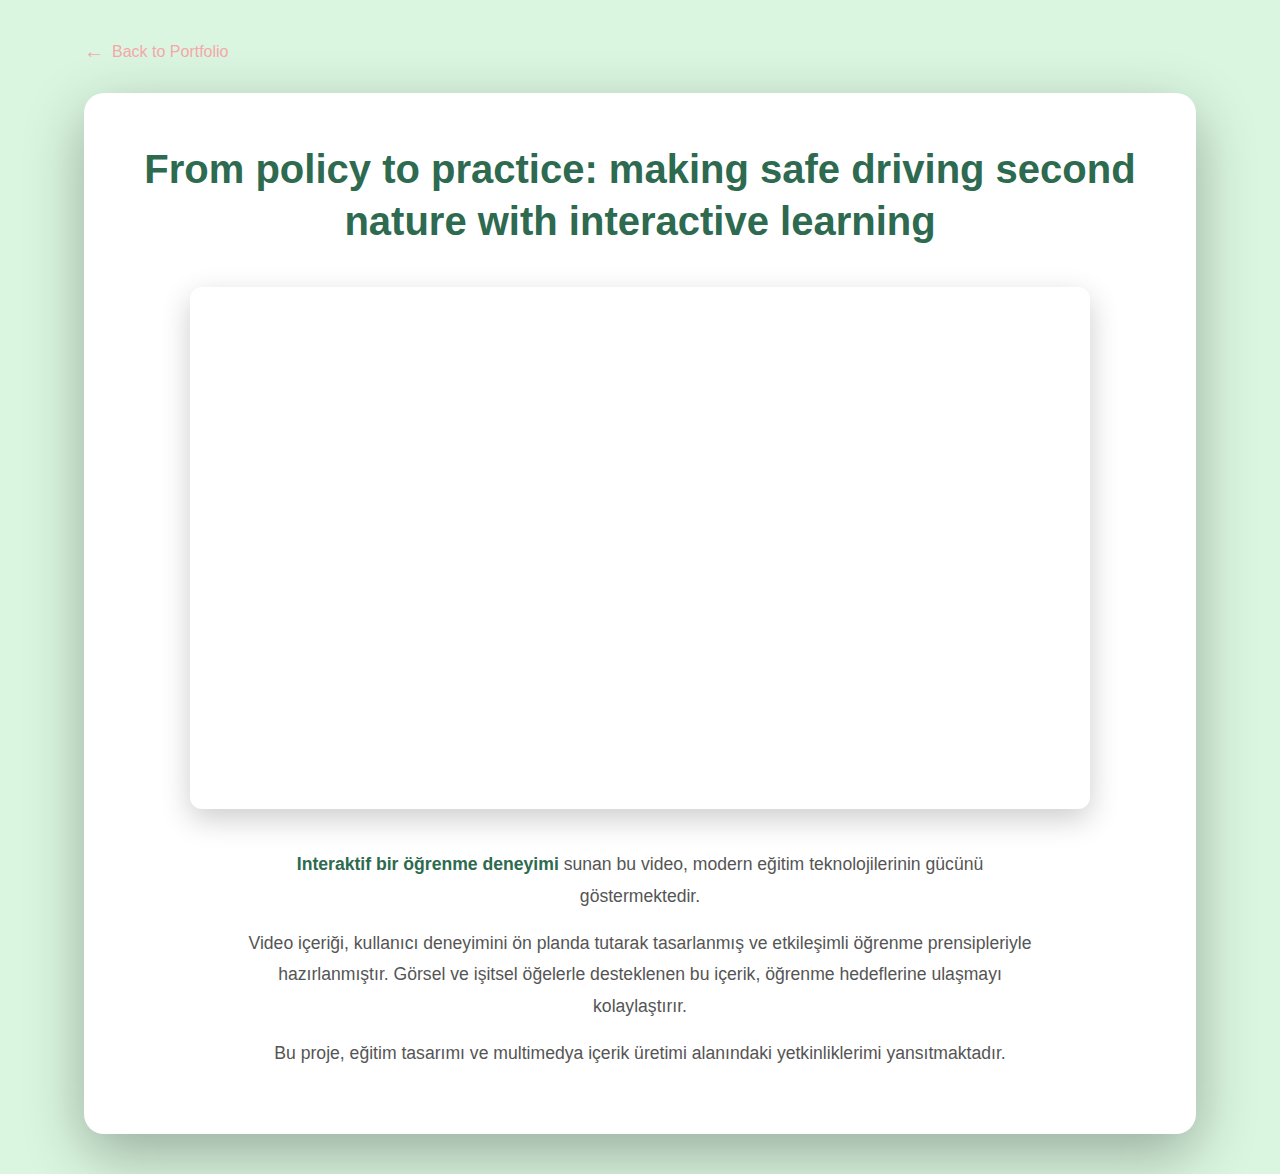
<file: trainingvideo4/youtube-video-page4.html>
<!DOCTYPE html>
<html lang="tr">
<head>
    <meta charset="UTF-8">
    <meta name="viewport" content="width=device-width, initial-scale=1.0">
    <title>From policy to practice: making safe driving second nature with interactive learning - My Portfolio</title>
    <style>
        * {
            margin: 0;
            padding: 0;
            box-sizing: border-box;
        }

        body {
            font-family: -apple-system, BlinkMacSystemFont, 'Segoe UI', Roboto, Oxygen, Ubuntu, Cantarell, sans-serif;
            background: #daf6e0;
            min-height: 100vh;
            display: flex;
            flex-direction: column;
            color: #333;
        }

        .container {
            max-width: 1200px;
            width: 90%;
            margin: 0 auto;
            padding: 40px 20px;
            flex: 1;
            display: flex;
            flex-direction: column;
        }

        .back-button {
            display: inline-flex;
            align-items: center;
            gap: 8px;
            color: #f7a7a9;
            text-decoration: none;
            font-size: 16px;
            margin-bottom: 30px;
            transition: transform 0.2s;
        }

        .back-button:hover {
            transform: translateX(-5px);
        }

        .back-button::before {
            content: "←";
            font-size: 20px;
        }

        .content-wrapper {
            background: white;
            border-radius: 20px;
            padding: 50px 40px;
            box-shadow: 0 20px 60px rgba(0, 0, 0, 0.3);
            flex: 1;
            display: flex;
            flex-direction: column;
        }

        h1 {
            text-align: center;
            color: #2d6a4f;
            font-size: 2.5em;
            margin-bottom: 40px;
            font-weight: 700;
            line-height: 1.3;
        }

        .video-container {
            flex: 1;
            display: flex;
            align-items: center;
            justify-content: center;
            margin-bottom: 40px;
        }

        .video-wrapper {
            position: relative;
            width: 100%;
            max-width: 900px;
            padding-bottom: 50.625%; /* 16:9 aspect ratio */
            border-radius: 12px;
            overflow: hidden;
            box-shadow: 0 10px 30px rgba(0, 0, 0, 0.2);
        }

        .video-wrapper iframe {
            position: absolute;
            top: 0;
            left: 0;
            width: 100%;
            height: 100%;
            border: none;
        }

        .description {
            text-align: center;
            max-width: 800px;
            margin: 0 auto;
            line-height: 1.8;
            font-size: 1.1em;
            color: #555;
        }

        .description p {
            margin-bottom: 15px;
        }

        .description strong {
            color: #2d6a4f;
        }

        @media (max-width: 768px) {
            .content-wrapper {
                padding: 30px 20px;
            }

            h1 {
                font-size: 1.8em;
                margin-bottom: 30px;
            }

            .description {
                font-size: 1em;
            }
        }

        @media (max-width: 480px) {
            h1 {
                font-size: 1.5em;
            }

            .video-wrapper {
                padding-bottom: 56.25%;
            }
        }
    </style>
</head>
<body>
    <div class="container">
        <a href="/portfolio" class="back-button">Back to Portfolio</a>
        
        <div class="content-wrapper">
            <h1>From policy to practice: making safe driving second nature with interactive learning</h1>
            
            <div class="video-container">
                <div class="video-wrapper">
                    <iframe 
                        src="https://www.youtube.com/embed/W_do-FOtgnE" 
                        allow="accelerometer; autoplay; clipboard-write; encrypted-media; gyroscope; picture-in-picture" 
                        allowfullscreen>
                    </iframe>
                </div>
            </div>
            
            <div class="description">
                <p>
                    <strong>Interaktif bir öğrenme deneyimi</strong> sunan bu video, modern eğitim teknolojilerinin gücünü göstermektedir.
                </p>
                <p>
                    Video içeriği, kullanıcı deneyimini ön planda tutarak tasarlanmış ve etkileşimli öğrenme prensipleriyle hazırlanmıştır. 
                    Görsel ve işitsel öğelerle desteklenen bu içerik, öğrenme hedeflerine ulaşmayı kolaylaştırır.
                </p>
                <p>
                    Bu proje, eğitim tasarımı ve multimedya içerik üretimi alanındaki yetkinliklerimi yansıtmaktadır.
                </p>
            </div>
        </div>
    </div>
</body>
</html>
</file>
